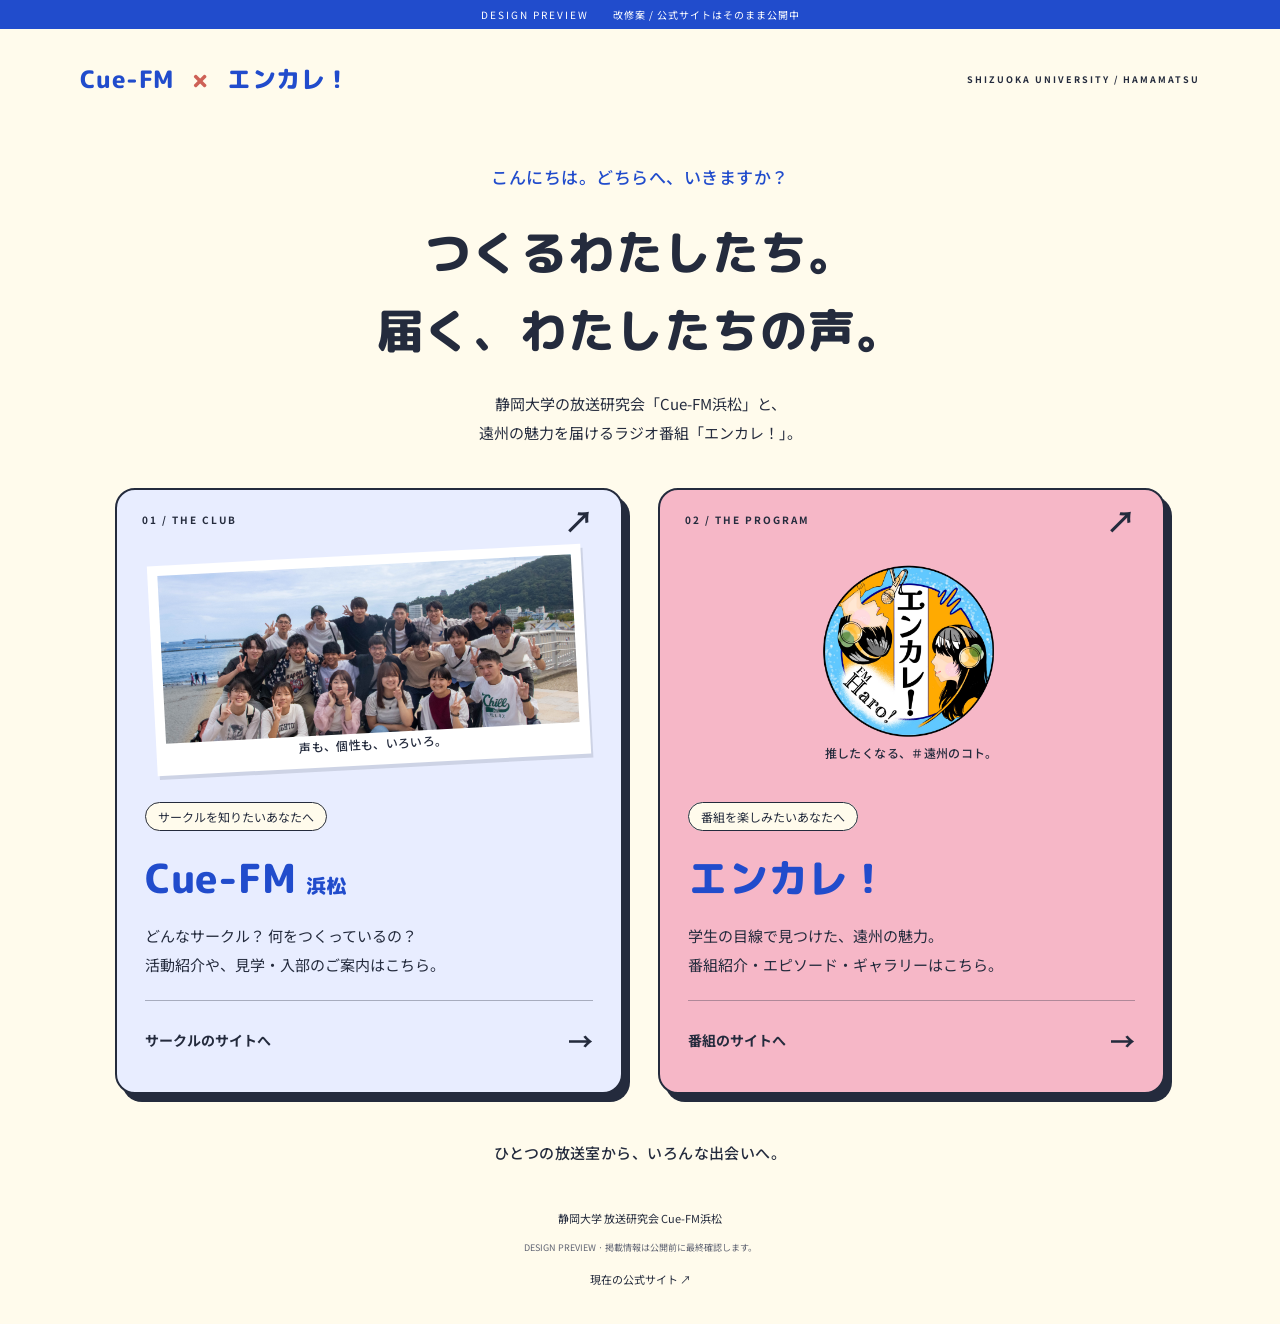
<file: index.html>
<!doctype html>
<html lang="ja">
<head>
<meta charset="utf-8"><meta name="viewport" content="width=device-width,initial-scale=1">
<meta name="robots" content="noindex,nofollow">
<title>Cue-FM & エンカレ！｜声でつながる、ふたつの入口。</title>
<meta name="description" content="静岡大学 放送研究会 Cue-FM浜松。学生の声で、遠州の魅力を届けるラジオサークル。">
<link rel="icon" href="Cue-Fm-logo.jpg">
<link rel="preconnect" href="https://fonts.googleapis.com">
<link href="https://fonts.googleapis.com/css2?family=M+PLUS+Rounded+1c:wght@500;700;800&family=Noto+Sans+JP:wght@400;500;700&display=swap" rel="stylesheet">
<link rel="stylesheet" href="style.css"><link rel="stylesheet" href="integration.css"><link rel="stylesheet" href="portal.css">
<link rel="stylesheet" href="typography.css">
</head>
<body class="portal-body"><div class="preview">DESIGN PREVIEW <span>改修案 / 公式サイトはそのまま公開中</span></div><header class="portal-header"><a href="index.html" class="portal-wordmark">Cue-FM <span>×</span> エンカレ！</a><span class="eyebrow">SHIZUOKA UNIVERSITY / HAMAMATSU</span></header><main><section class="portal-intro"><span class="hand">こんにちは。どちらへ、いきますか？</span><h1>つくるわたしたち。<br>届く、わたしたちの声。</h1><p>静岡大学の放送研究会「Cue-FM浜松」と、<br>遠州の魅力を届けるラジオ番組「エンカレ！」。</p></section><section class="portal-doors" aria-label="サイトを選ぶ"><a class="portal-door club-door" href="cue-fm.html"><div class="door-top"><span>01 / THE CLUB</span><span class="door-arrow" aria-hidden="true">↗</span></div><div class="door-art club-art"><img src="group.jpg" alt="Cue-FM浜松のメンバー"><span class="hand">声も、個性も、いろいろ。</span></div><div class="door-copy"><span class="door-tag">サークルを知りたいあなたへ</span><h2>Cue-FM<span>浜松</span></h2><p>どんなサークル？ 何をつくっているの？<br>活動紹介や、見学・入部のご案内はこちら。</p><span class="door-cta">サークルのサイトへ <b>→</b></span></div></a><a class="portal-door program-door" href="enkare.html"><div class="door-top"><span>02 / THE PROGRAM</span><span class="door-arrow" aria-hidden="true">↗</span></div><div class="door-art program-art"><img src="enkare-logo.png" alt="エンカレ！の番組ロゴ"><span class="hand">推したくなる、＃遠州のコト。</span></div><div class="door-copy"><span class="door-tag">番組を楽しみたいあなたへ</span><h2>エンカレ！</h2><p>学生の目線で見つけた、遠州の魅力。<br>番組紹介・エピソード・ギャラリーはこちら。</p><span class="door-cta">番組のサイトへ <b>→</b></span></div></a></section><p class="portal-bottom hand">ひとつの放送室から、いろんな出会いへ。</p></main><footer class="portal-footer"><p>静岡大学 放送研究会 Cue-FM浜松</p><small>DESIGN PREVIEW · 掲載情報は公開前に最終確認します。</small><a href="https://cue-fm-radio.github.io/">現在の公式サイト ↗</a></footer></body></html>
</file>
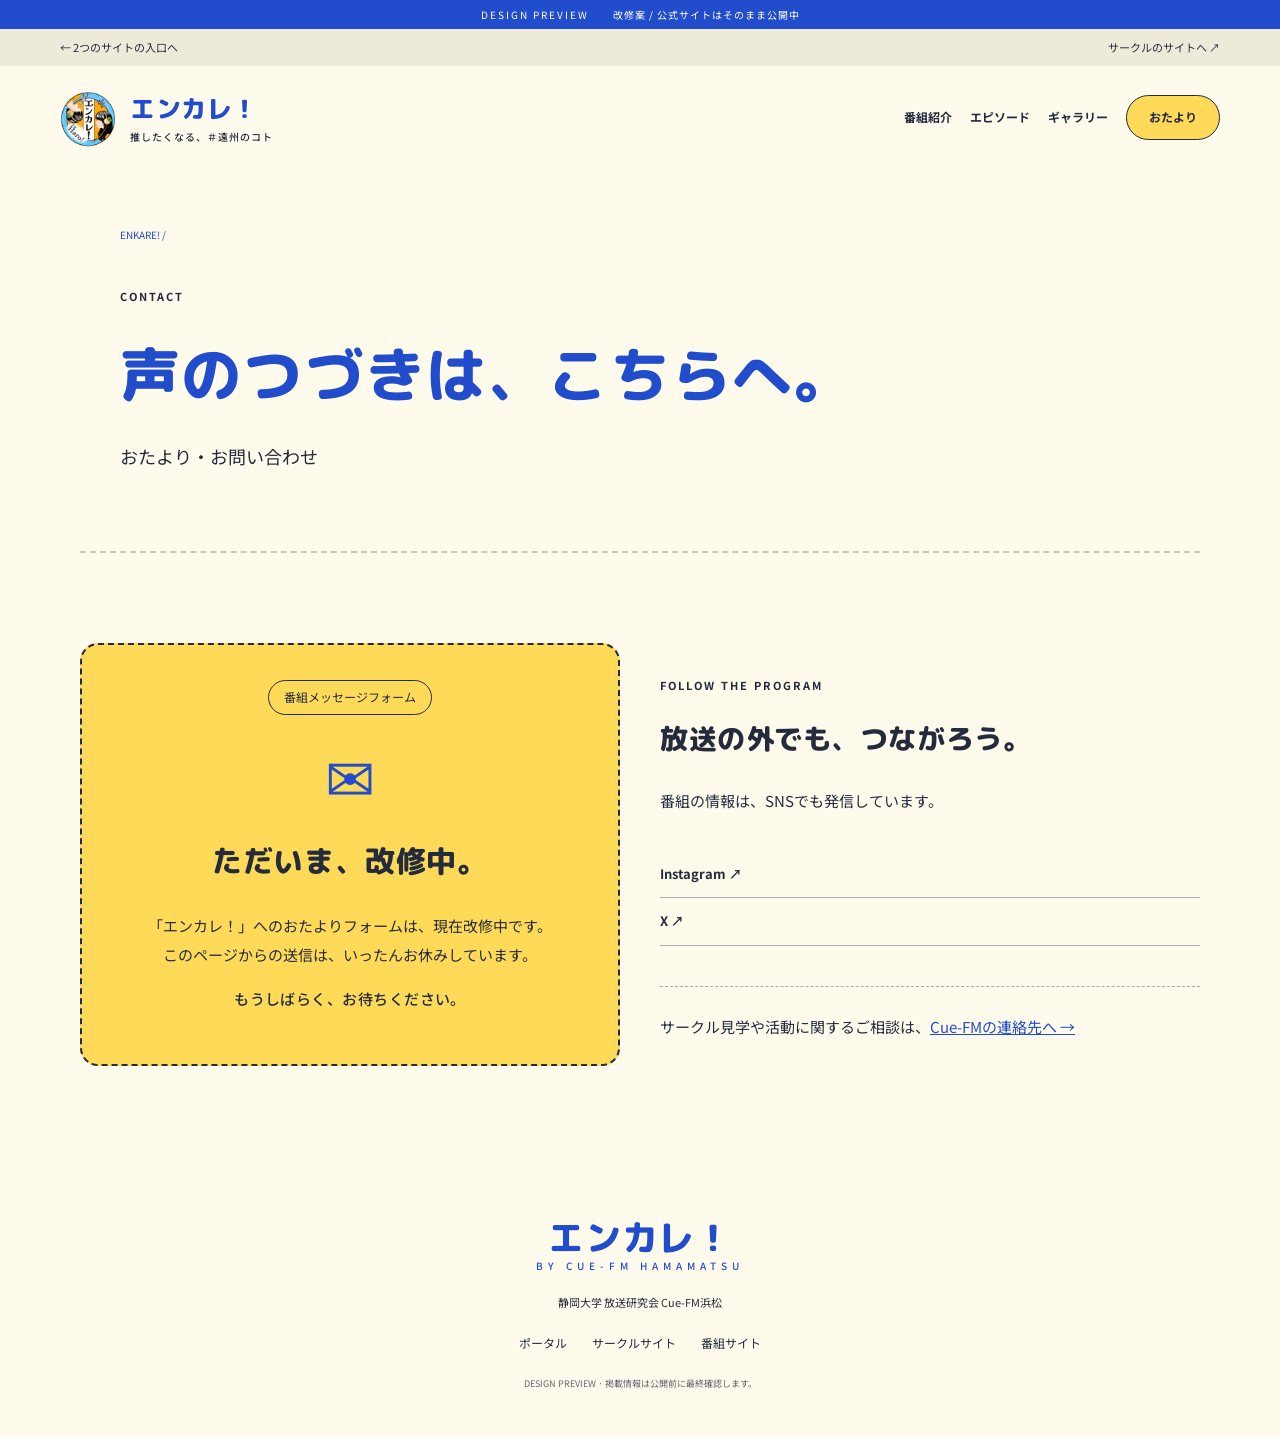
<file: contact.html>
<!doctype html>
<html lang="ja">
<head>
<meta charset="utf-8"><meta name="viewport" content="width=device-width,initial-scale=1">
<meta name="robots" content="noindex,nofollow">
<title>声のつづきは、こちらへ。｜Cue-FM浜松</title>
<meta name="description" content="静岡大学 放送研究会 Cue-FM浜松。学生の声で、遠州の魅力を届けるラジオサークル。">
<link rel="icon" href="Cue-Fm-logo.jpg">
<link rel="preconnect" href="https://fonts.googleapis.com">
<link href="https://fonts.googleapis.com/css2?family=M+PLUS+Rounded+1c:wght@500;700;800&family=Noto+Sans+JP:wght@400;500;700&display=swap" rel="stylesheet">
<link rel="stylesheet" href="style.css"><link rel="stylesheet" href="integration.css"><link rel="stylesheet" href="portal.css">
<link rel="stylesheet" href="typography.css">
</head>
<body>
<div class="preview">DESIGN PREVIEW <span>改修案 / 公式サイトはそのまま公開中</span></div>
<div class="site-switch"><a href="index.html">← 2つのサイトの入口へ</a><a href="cue-fm.html">サークルのサイトへ ↗</a></div><header><a class="brand program-brand" href="enkare.html"><img src="enkare-logo.png" alt=""><span>エンカレ！<small>推したくなる、＃遠州のコト</small></span></a><nav aria-label="番組メニュー"><a href="enkare.html">番組紹介</a><a href="episodes.html">エピソード</a><a href="gallery.html">ギャラリー</a><a href="contact.html" class="nav-join">おたより</a></nav></header>
<main><section class="page-intro"><a class="crumb" href="enkare.html">ENKARE! /</a><span class="eyebrow">CONTACT</span><h1>声のつづきは、こちらへ。</h1><p>おたより・お問い合わせ</p></section><section class="section contact-grid"><article class="maintenance"><span class="status">番組メッセージフォーム</span><span class="maintenance-icon" aria-hidden="true">✉</span><h2>ただいま、改修中。</h2><p>「エンカレ！」へのおたよりフォームは、現在改修中です。<br>このページからの送信は、いったんお休みしています。</p><p class="hand">もうしばらく、お待ちください。</p></article><article class="general-contact"><span class="eyebrow">FOLLOW THE PROGRAM</span><h2>放送の外でも、つながろう。</h2><p>番組の情報は、SNSでも発信しています。</p><div class="social-links"><a href="https://www.instagram.com/fmharo_enkare/" target="_blank" rel="noopener noreferrer">Instagram ↗</a><a href="https://x.com/enkare_radio" target="_blank" rel="noopener noreferrer">X ↗</a></div><p class="club-guidance">サークル見学や活動に関するご相談は、<a href="cue-fm.html#social">Cue-FMの連絡先へ →</a></p></article></section></main><footer><a class="footer-logo" href="enkare.html">エンカレ！<span>BY CUE-FM HAMAMATSU</span></a><p>静岡大学 放送研究会 Cue-FM浜松</p><div class="footer-nav"><a href="index.html">ポータル</a><a href="cue-fm.html">サークルサイト</a><a href="enkare.html">番組サイト</a></div><small>DESIGN PREVIEW · 掲載情報は公開前に最終確認します。</small></footer>
</body></html>
</file>
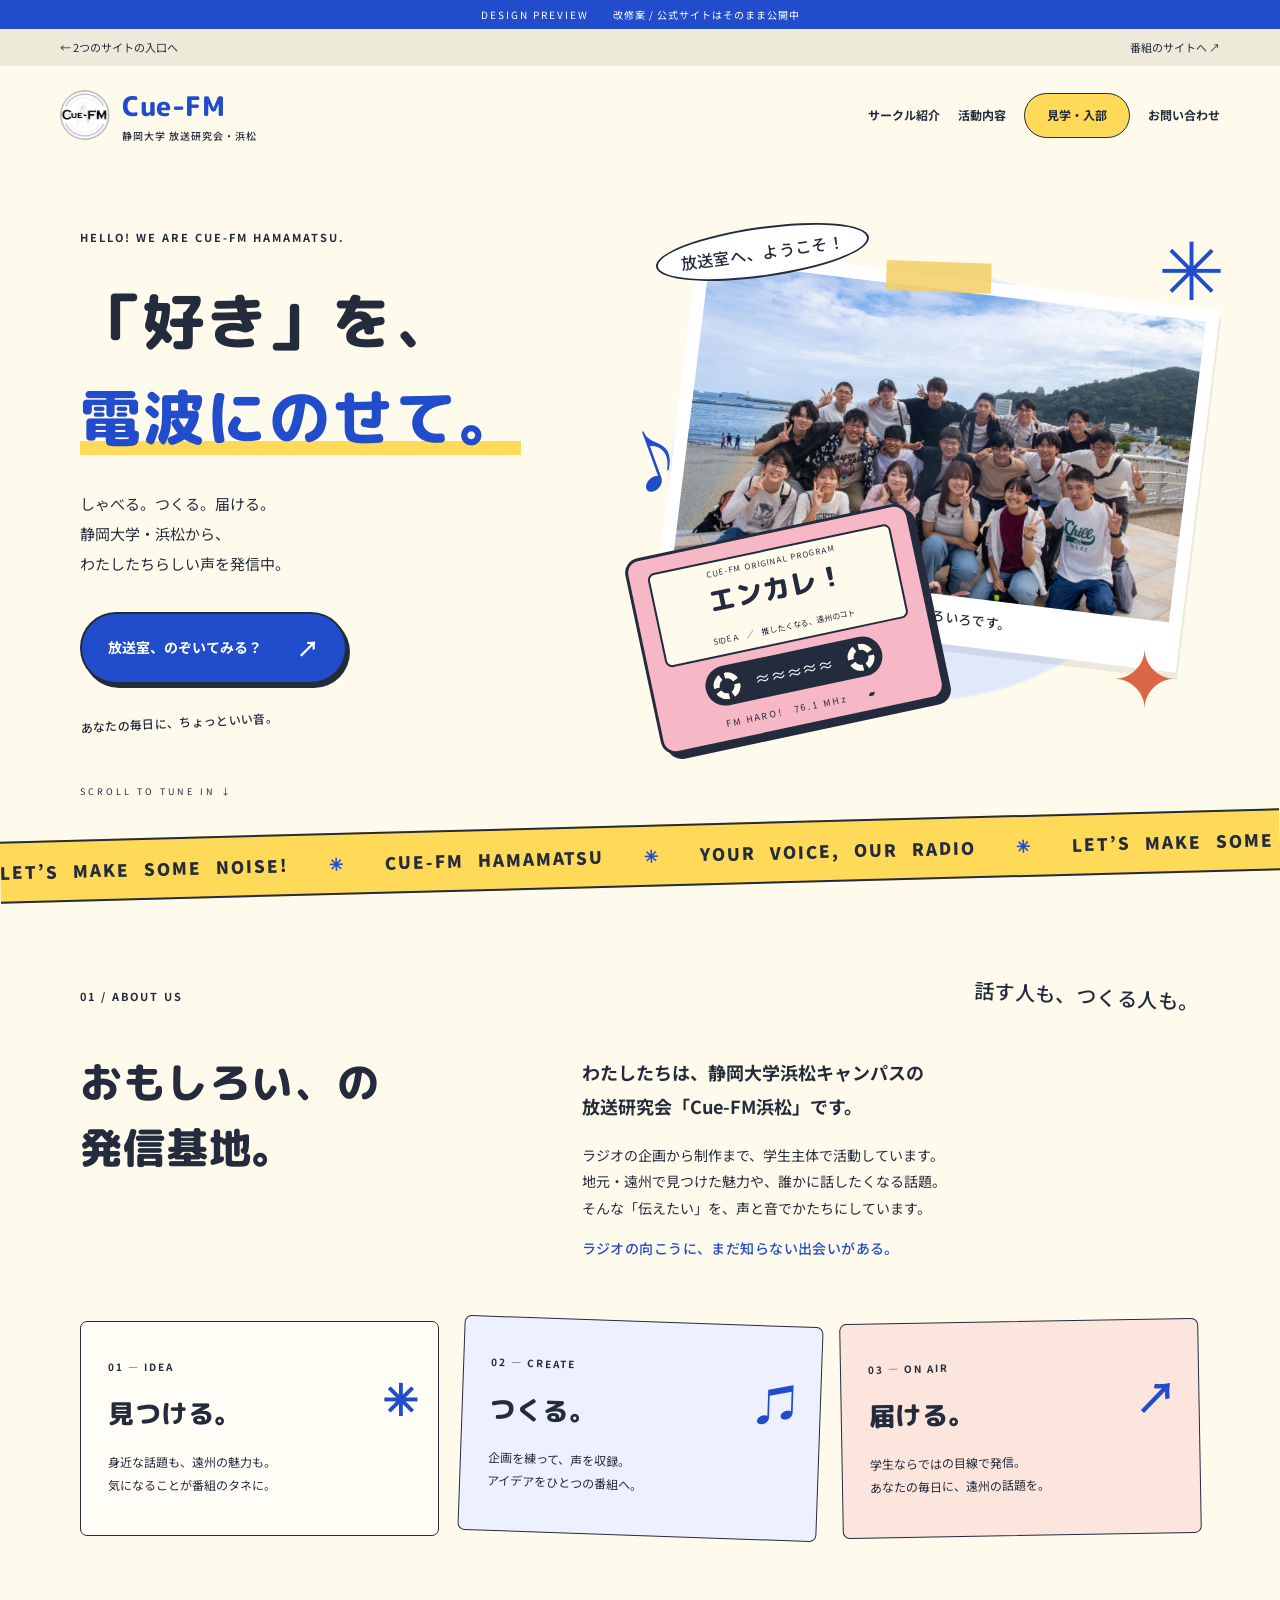
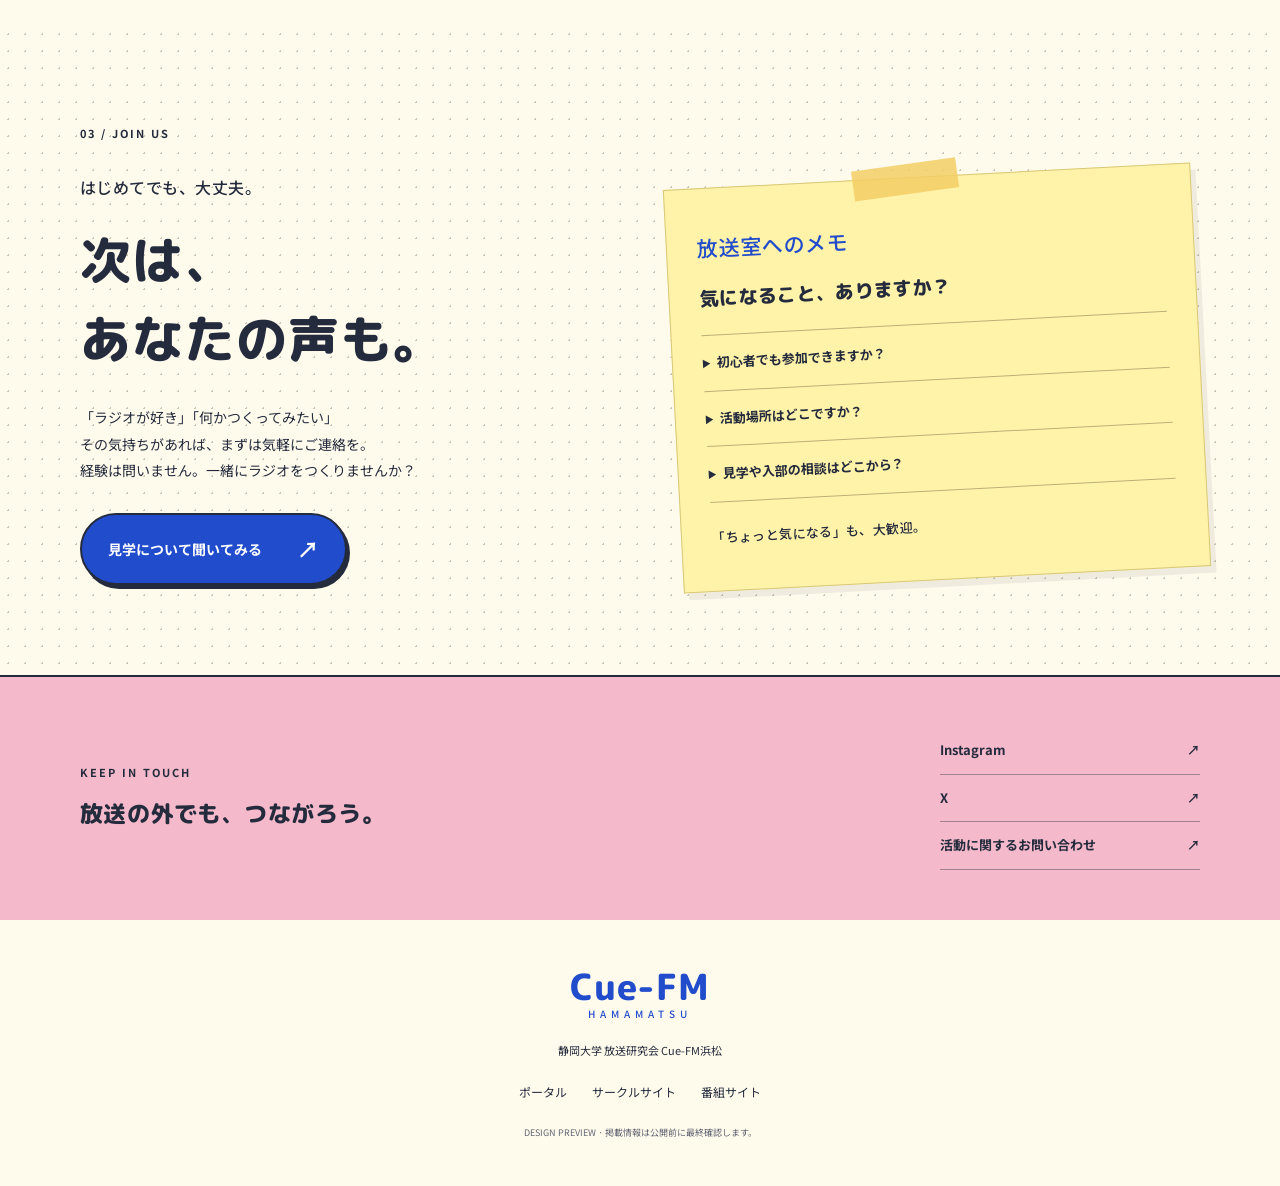
<file: cue-fm.html>
<!doctype html>
<html lang="ja">
<head>
<meta charset="utf-8"><meta name="viewport" content="width=device-width,initial-scale=1">
<meta name="robots" content="noindex,nofollow">
<title>Cue-FM浜松｜静岡大学 放送研究会</title>
<meta name="description" content="静岡大学 放送研究会 Cue-FM浜松。学生の声で、遠州の魅力を届けるラジオサークル。">
<link rel="icon" href="Cue-Fm-logo.jpg">
<link rel="preconnect" href="https://fonts.googleapis.com">
<link href="https://fonts.googleapis.com/css2?family=M+PLUS+Rounded+1c:wght@500;700;800&family=Noto+Sans+JP:wght@400;500;700&display=swap" rel="stylesheet">
<link rel="stylesheet" href="style.css"><link rel="stylesheet" href="integration.css"><link rel="stylesheet" href="portal.css">
<link rel="stylesheet" href="typography.css">
</head>
<body>
<div class="preview">DESIGN PREVIEW <span>改修案 / 公式サイトはそのまま公開中</span></div>
<div class="site-switch"><a href="index.html">← 2つのサイトの入口へ</a><a href="enkare.html">番組のサイトへ ↗</a></div><header><a class="brand" href="cue-fm.html"><img src="Cue-Fm-logo.jpg" alt=""><span>Cue-FM<small>静岡大学 放送研究会・浜松</small></span></a><nav aria-label="サークルメニュー"><a href="cue-fm.html#about">サークル紹介</a><a href="cue-fm.html#activities">活動内容</a><a href="cue-fm.html#join" class="nav-join">見学・入部</a><a href="cue-fm.html#social">お問い合わせ</a></nav></header>
<main>
<section class="hero">
<div class="hero-copy"><span class="eyebrow">HELLO! WE ARE CUE-FM HAMAMATSU.</span><h1>「好き」を、<br><span>電波にのせて。</span></h1><p>しゃべる。つくる。届ける。<br>静岡大学・浜松から、<br>わたしたちらしい声を発信中。</p><a class="button blue" href="#join">放送室、のぞいてみる？ <span>↗</span></a><span class="hand note">あなたの毎日に、ちょっといい音。</span></div>
<div class="hero-art"><span class="star star-one" aria-hidden="true">✳</span><span class="bubble hand">放送室へ、ようこそ！</span><figure class="photo"><img src="group.jpg" alt="Cue-FM浜松のメンバー集合写真"><figcaption class="hand">声も、個性も、いろいろです。</figcaption></figure><a class="cassette" href="enkare.html" aria-label="エンカレ！の番組紹介へ"><div class="tape-label"><small>CUE-FM ORIGINAL PROGRAM</small><strong>エンカレ！</strong><span>SIDE A　／　推したくなる、遠州のコト</span></div><div class="tape-window"><i></i><span>≈≈≈≈≈</span><i></i></div><span class="tape-bottom">FM HARO!　76.1 MHz　　▰</span></a><span class="star star-two" aria-hidden="true">✦</span><span class="sound hand" aria-hidden="true">♪</span></div>
<div class="scroll">SCROLL TO TUNE IN ↓</div>
</section>
<div class="ticker" aria-hidden="true">LET’S MAKE SOME NOISE! <span>✳</span> CUE-FM HAMAMATSU <span>✳</span> YOUR VOICE, OUR RADIO <span>✳</span> LET’S MAKE SOME NOISE!</div>
<section id="about" class="section about"><div class="section-top"><span class="eyebrow">01 / ABOUT US</span><span class="hand">話す人も、つくる人も。</span></div><div class="about-grid"><h2>おもしろい、の<br>発信基地。</h2><div><p class="lead">わたしたちは、静岡大学浜松キャンパスの<br>放送研究会「Cue-FM浜松」です。</p><p>ラジオの企画から制作まで、学生主体で活動しています。<br>地元・遠州で見つけた魅力や、誰かに話したくなる話題。<br>そんな「伝えたい」を、声と音でかたちにしています。</p><p class="hand blue-text">ラジオの向こうに、まだ知らない出会いがある。</p></div></div><div class="steps" id="activities"><article><span>01 — IDEA</span><h3>見つける。</h3><p>身近な話題も、遠州の魅力も。<br>気になることが番組のタネに。</p><b aria-hidden="true">✳</b></article><article><span>02 — CREATE</span><h3>つくる。</h3><p>企画を練って、声を収録。<br>アイデアをひとつの番組へ。</p><b aria-hidden="true">♫</b></article><article><span>03 — ON AIR</span><h3>届ける。</h3><p>学生ならではの目線で発信。<br>あなたの毎日に、遠州の話題を。</p><b aria-hidden="true">↗</b></article></div></section>
<section id="join" class="section join"><span class="eyebrow">03 / JOIN US</span><div class="join-grid"><div><span class="hand">はじめてでも、大丈夫。</span><h2>次は、<br>あなたの声も。</h2><p>「ラジオが好き」「何かつくってみたい」<br>その気持ちがあれば、まずは気軽にご連絡を。<br>経験は問いません。一緒にラジオをつくりませんか？</p><a class="button blue" href="mailto:enkare.radio@gmail.com?subject=Cue-FM浜松の見学について">見学について聞いてみる <span>↗</span></a></div><div class="memo"><span class="hand">放送室へのメモ</span><h3>気になること、ありますか？</h3><details><summary>初心者でも参加できますか？</summary><p>経験は問いません。少しでも興味があれば、お気軽にご連絡ください。</p></details><details><summary>活動場所はどこですか？</summary><p>静岡大学 浜松キャンパスの課外活動棟です。見学の日時・集合場所は、事前にお問い合わせください。</p></details><details><summary>見学や入部の相談はどこから？</summary><p>メール、またはInstagram・XのDMでご連絡ください。活動日や会費などの質問も、こちらからどうぞ。</p></details><span class="memo-foot hand">「ちょっと気になる」も、大歓迎。</span></div></div></section>
<section id="social" class="social section"><div><span class="eyebrow">KEEP IN TOUCH</span><h2>放送の外でも、つながろう。</h2></div><div class="social-links"><a href="https://www.instagram.com/fmharo_enkare/" target="_blank" rel="noopener noreferrer">Instagram <span>↗</span></a><a href="https://x.com/enkare_radio" target="_blank" rel="noopener noreferrer">X <span>↗</span></a><a href="mailto:enkare.radio@gmail.com">活動に関するお問い合わせ <span>↗</span></a></div></section>
</main><footer><a class="footer-logo" href="cue-fm.html">Cue-FM<span>HAMAMATSU</span></a><p>静岡大学 放送研究会 Cue-FM浜松</p><div class="footer-nav"><a href="index.html">ポータル</a><a href="cue-fm.html">サークルサイト</a><a href="enkare.html">番組サイト</a></div><small>DESIGN PREVIEW · 掲載情報は公開前に最終確認します。</small></footer>
</body></html>
</file>
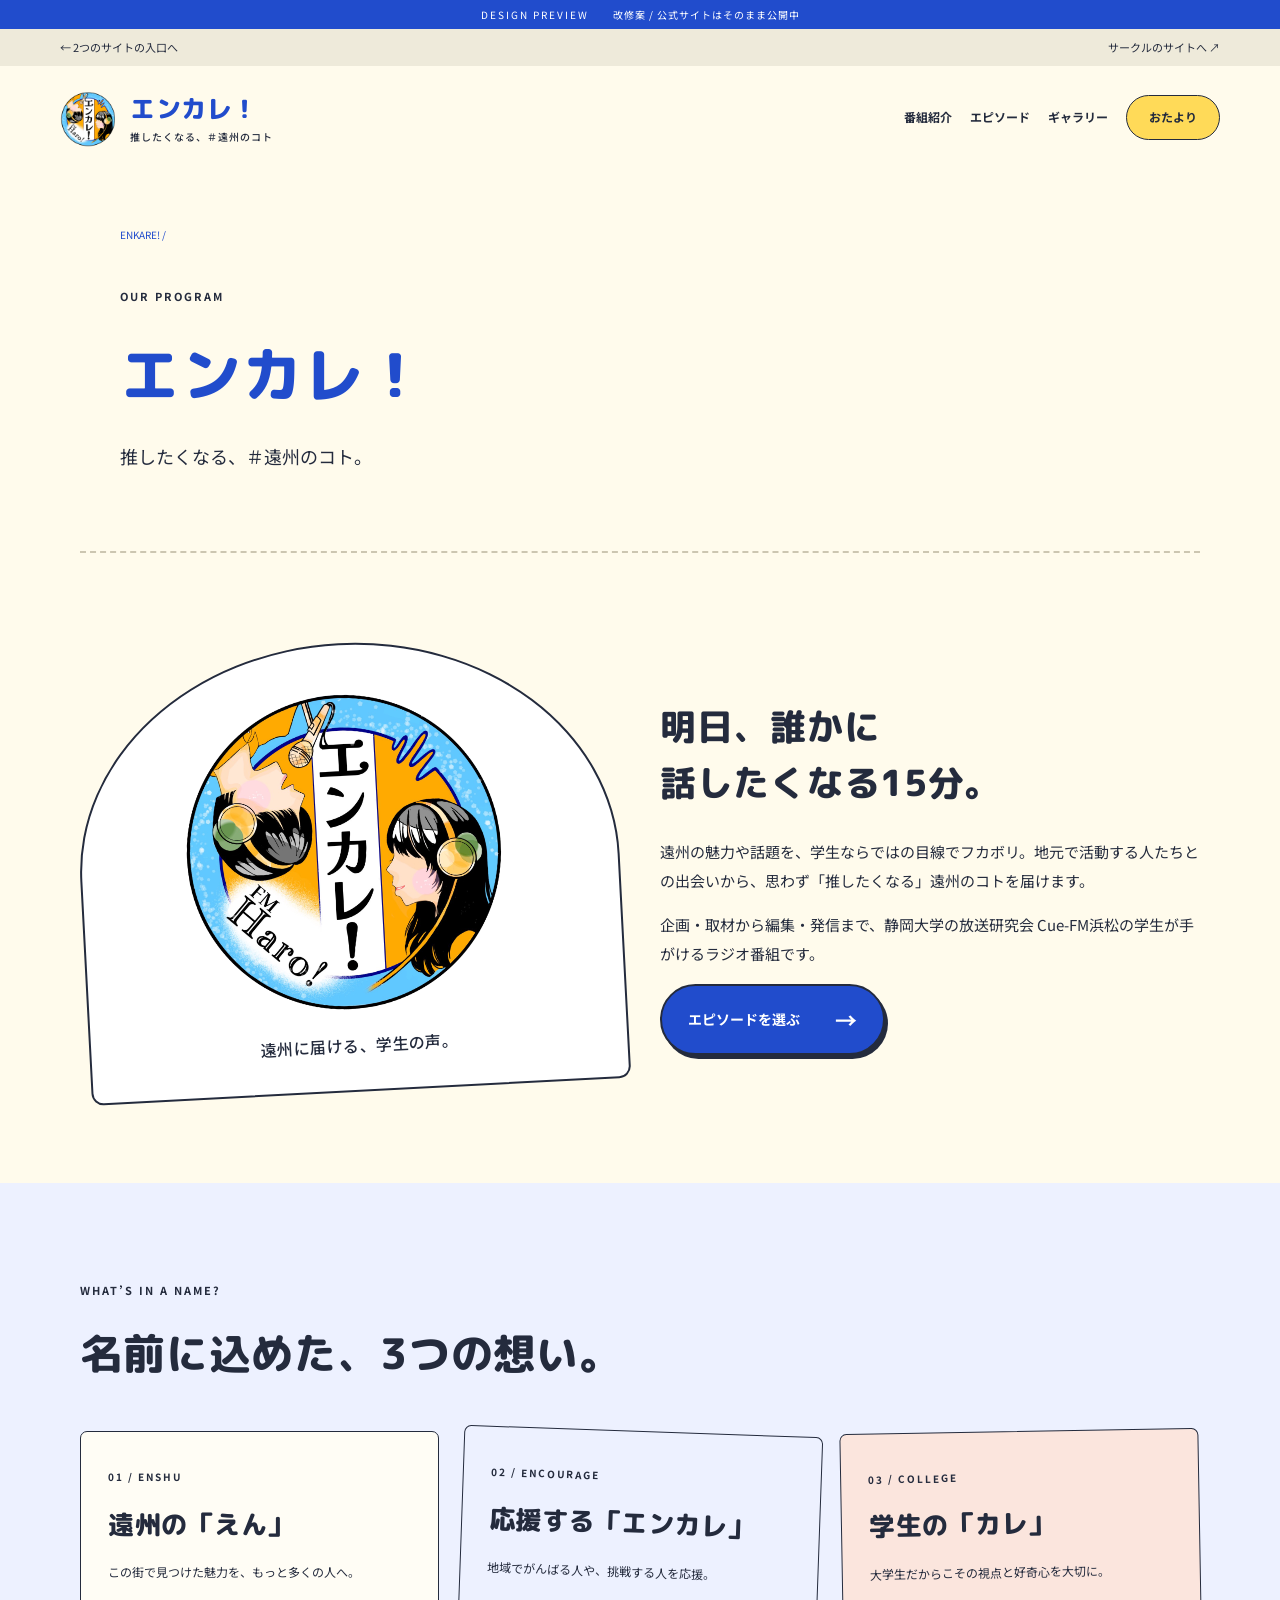
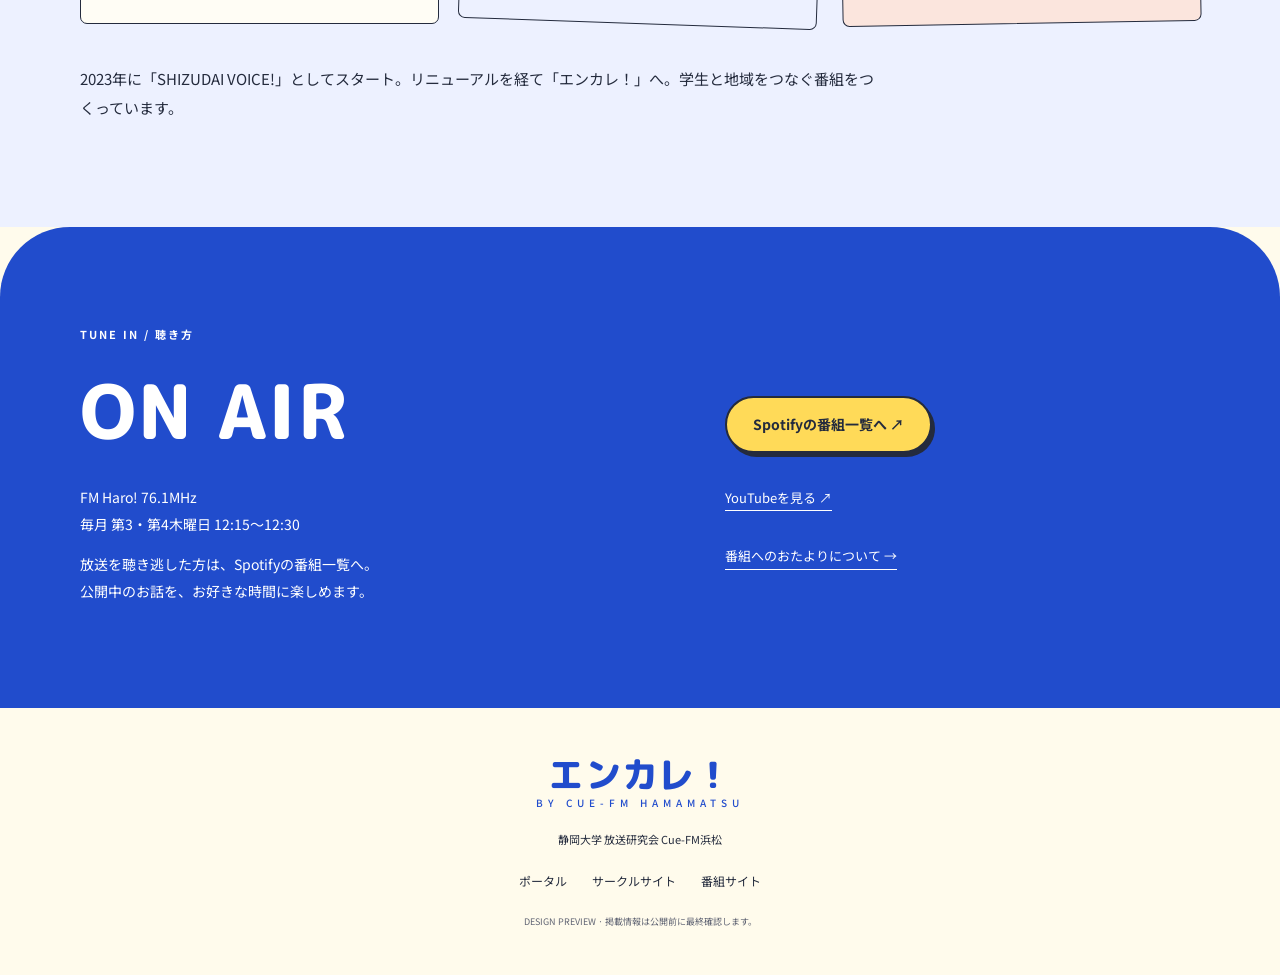
<file: enkare.html>
<!doctype html>
<html lang="ja">
<head>
<meta charset="utf-8"><meta name="viewport" content="width=device-width,initial-scale=1">
<meta name="robots" content="noindex,nofollow">
<title>エンカレ！｜Cue-FM浜松</title>
<meta name="description" content="静岡大学 放送研究会 Cue-FM浜松。学生の声で、遠州の魅力を届けるラジオサークル。">
<link rel="icon" href="Cue-Fm-logo.jpg">
<link rel="preconnect" href="https://fonts.googleapis.com">
<link href="https://fonts.googleapis.com/css2?family=M+PLUS+Rounded+1c:wght@500;700;800&family=Noto+Sans+JP:wght@400;500;700&display=swap" rel="stylesheet">
<link rel="stylesheet" href="style.css"><link rel="stylesheet" href="integration.css"><link rel="stylesheet" href="portal.css">
<link rel="stylesheet" href="typography.css">
</head>
<body>
<div class="preview">DESIGN PREVIEW <span>改修案 / 公式サイトはそのまま公開中</span></div>
<div class="site-switch"><a href="index.html">← 2つのサイトの入口へ</a><a href="cue-fm.html">サークルのサイトへ ↗</a></div><header><a class="brand program-brand" href="enkare.html"><img src="enkare-logo.png" alt=""><span>エンカレ！<small>推したくなる、＃遠州のコト</small></span></a><nav aria-label="番組メニュー"><a href="enkare.html">番組紹介</a><a href="episodes.html">エピソード</a><a href="gallery.html">ギャラリー</a><a href="contact.html" class="nav-join">おたより</a></nav></header>
<main><section class="page-intro"><a class="crumb" href="enkare.html">ENKARE! /</a><span class="eyebrow">OUR PROGRAM</span><h1>エンカレ！</h1><p>推したくなる、＃遠州のコト。</p></section><section class="section program-story"><div class="program-logo"><img src="enkare-logo.png" alt="エンカレ！ 番組ロゴ"><span class="hand">遠州に届ける、学生の声。</span></div><div><h2>明日、誰かに<br>話したくなる15分。</h2><p>遠州の魅力や話題を、学生ならではの目線でフカボリ。地元で活動する人たちとの出会いから、思わず「推したくなる」遠州のコトを届けます。</p><p>企画・取材から編集・発信まで、静岡大学の放送研究会 Cue-FM浜松の学生が手がけるラジオ番組です。</p><a class="button blue" href="episodes.html">エピソードを選ぶ <span>→</span></a></div></section><section class="section naming"><span class="eyebrow">WHAT’S IN A NAME?</span><h2>名前に込めた、3つの想い。</h2><div class="steps"><article><span>01 / ENSHU</span><h3>遠州の「えん」</h3><p>この街で見つけた魅力を、もっと多くの人へ。</p></article><article><span>02 / ENCOURAGE</span><h3>応援する「エンカレ」</h3><p>地域でがんばる人や、挑戦する人を応援。</p></article><article><span>03 / COLLEGE</span><h3>学生の「カレ」</h3><p>大学生だからこその視点と好奇心を大切に。</p></article></div><p class="history">2023年に「SHIZUDAI VOICE!」としてスタート。リニューアルを経て「エンカレ！」へ。学生と地域をつなぐ番組をつくっています。</p></section><section class="radio section"><span class="eyebrow">TUNE IN / 聴き方</span><div class="radio-grid"><div><h2>ON AIR</h2><p>FM Haro! 76.1MHz<br>毎月 第3・第4木曜日 12:15〜12:30</p><p>放送を聴き逃した方は、Spotifyの番組一覧へ。<br>公開中のお話を、お好きな時間に楽しめます。</p></div><div class="listen-links"><a class="button yellow" href="https://open.spotify.com/show/0jukSDatX4ZznOLE8XMoty" target="_blank" rel="noopener noreferrer">Spotifyの番組一覧へ ↗</a><a class="text-link" href="https://www.youtube.com/@enkare-radio" target="_blank" rel="noopener noreferrer">YouTubeを見る ↗</a><a class="text-link" href="contact.html">番組へのおたよりについて →</a></div></div></section></main><footer><a class="footer-logo" href="enkare.html">エンカレ！<span>BY CUE-FM HAMAMATSU</span></a><p>静岡大学 放送研究会 Cue-FM浜松</p><div class="footer-nav"><a href="index.html">ポータル</a><a href="cue-fm.html">サークルサイト</a><a href="enkare.html">番組サイト</a></div><small>DESIGN PREVIEW · 掲載情報は公開前に最終確認します。</small></footer>
</body></html>
</file>
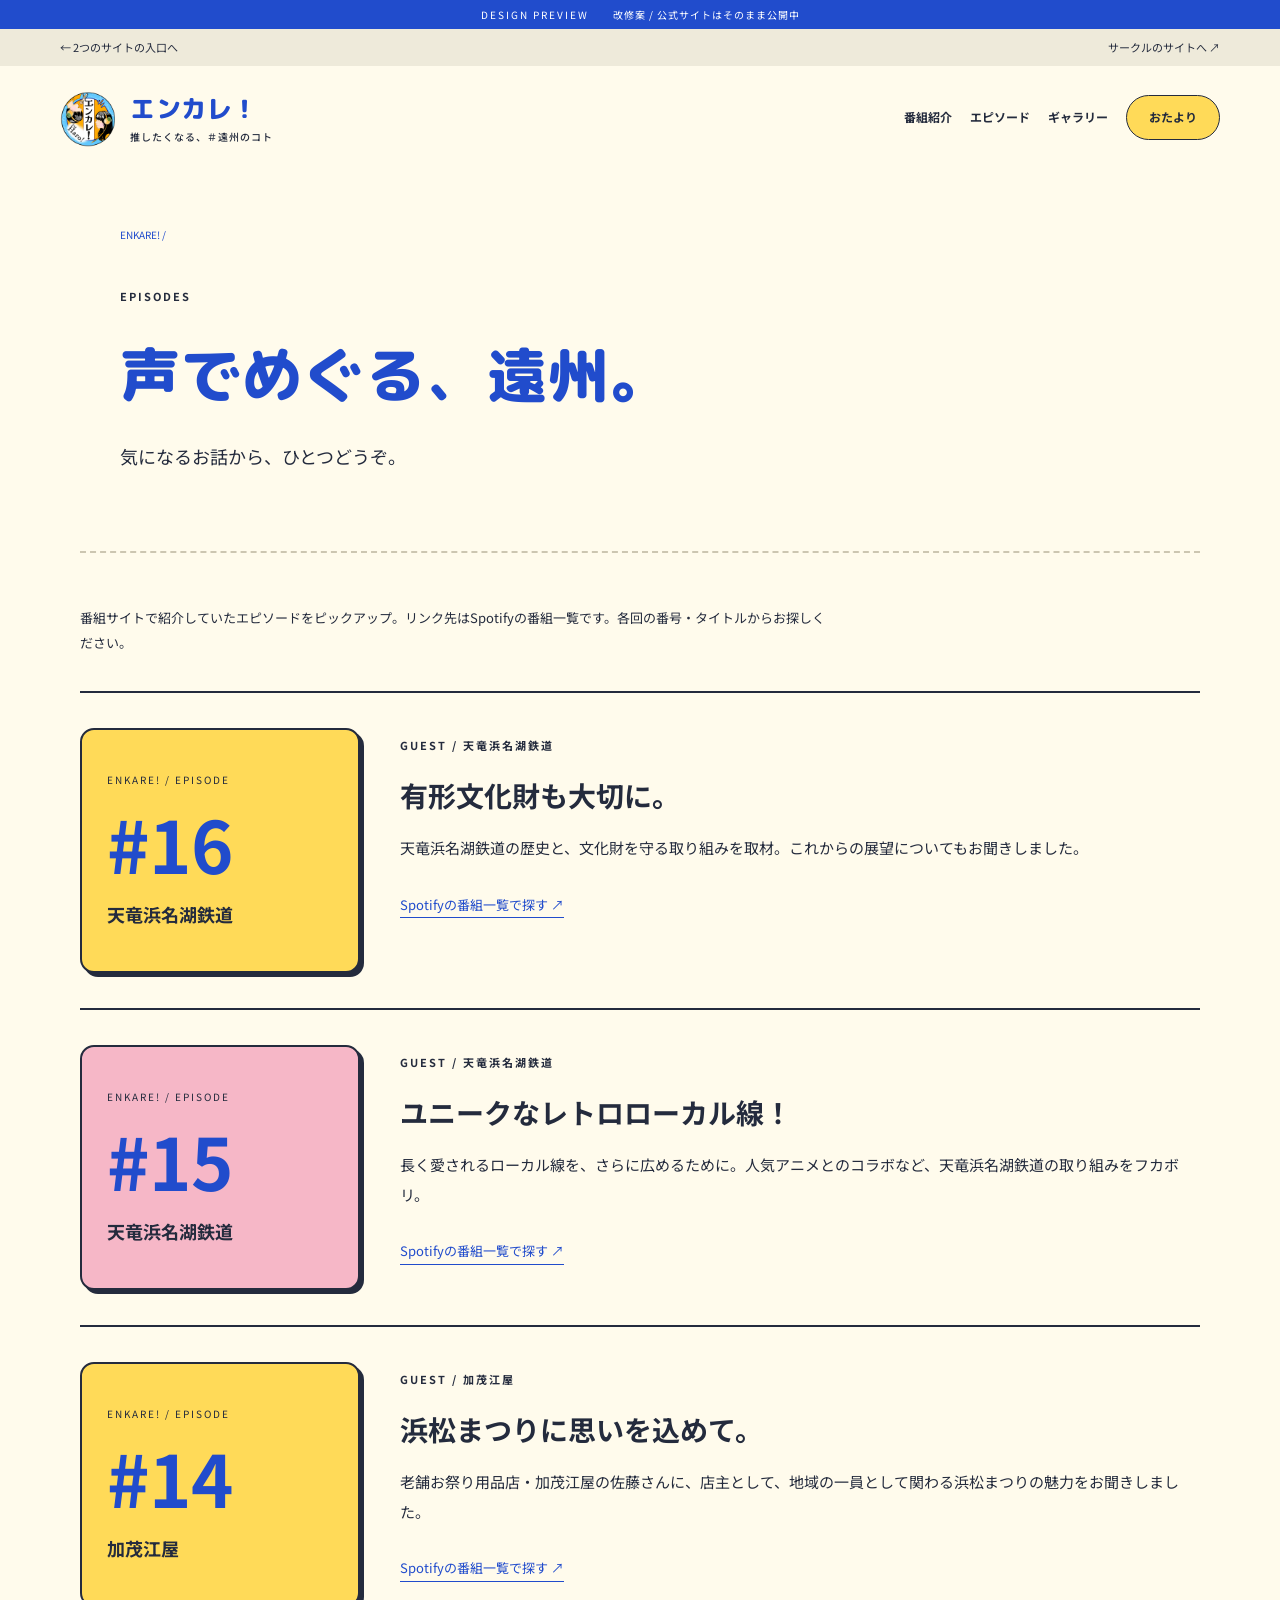
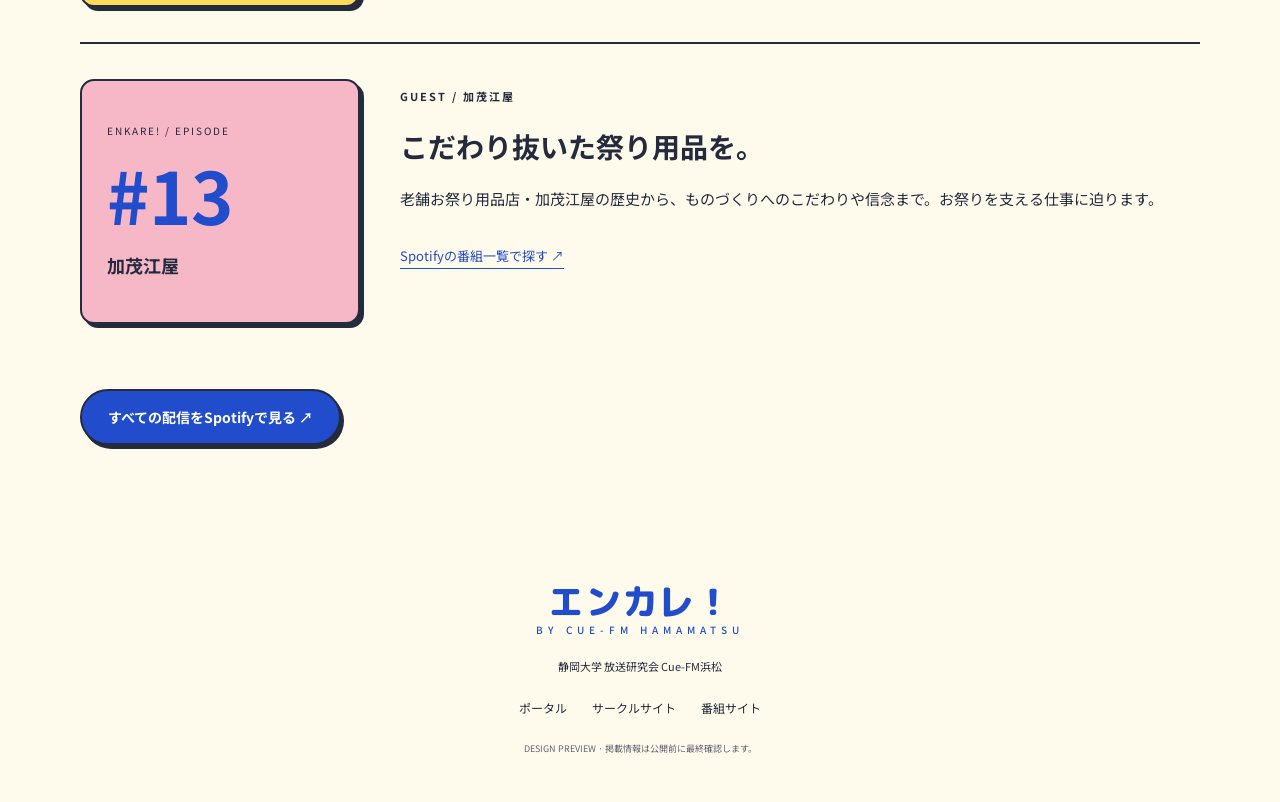
<file: episodes.html>
<!doctype html>
<html lang="ja">
<head>
<meta charset="utf-8"><meta name="viewport" content="width=device-width,initial-scale=1">
<meta name="robots" content="noindex,nofollow">
<title>声でめぐる、遠州。｜Cue-FM浜松</title>
<meta name="description" content="静岡大学 放送研究会 Cue-FM浜松。学生の声で、遠州の魅力を届けるラジオサークル。">
<link rel="icon" href="Cue-Fm-logo.jpg">
<link rel="preconnect" href="https://fonts.googleapis.com">
<link href="https://fonts.googleapis.com/css2?family=M+PLUS+Rounded+1c:wght@500;700;800&family=Noto+Sans+JP:wght@400;500;700&display=swap" rel="stylesheet">
<link rel="stylesheet" href="style.css"><link rel="stylesheet" href="integration.css"><link rel="stylesheet" href="portal.css">
<link rel="stylesheet" href="typography.css">
</head>
<body>
<div class="preview">DESIGN PREVIEW <span>改修案 / 公式サイトはそのまま公開中</span></div>
<div class="site-switch"><a href="index.html">← 2つのサイトの入口へ</a><a href="cue-fm.html">サークルのサイトへ ↗</a></div><header><a class="brand program-brand" href="enkare.html"><img src="enkare-logo.png" alt=""><span>エンカレ！<small>推したくなる、＃遠州のコト</small></span></a><nav aria-label="番組メニュー"><a href="enkare.html">番組紹介</a><a href="episodes.html">エピソード</a><a href="gallery.html">ギャラリー</a><a href="contact.html" class="nav-join">おたより</a></nav></header>
<main><section class="page-intro"><a class="crumb" href="enkare.html">ENKARE! /</a><span class="eyebrow">EPISODES</span><h1>声でめぐる、遠州。</h1><p>気になるお話から、ひとつどうぞ。</p></section><section class="section episode-list"><p class="list-note">番組サイトで紹介していたエピソードをピックアップ。リンク先はSpotifyの番組一覧です。各回の番号・タイトルからお探しください。</p><article class="episode"><div class="episode-art"><span>ENKARE! / EPISODE</span><strong>#16</strong><b>天竜浜名湖鉄道</b></div><div class="episode-copy"><span class="eyebrow">GUEST / 天竜浜名湖鉄道</span><h2>有形文化財も大切に。</h2><p>天竜浜名湖鉄道の歴史と、文化財を守る取り組みを取材。これからの展望についてもお聞きしました。</p><a class="text-link" href="https://open.spotify.com/show/0jukSDatX4ZznOLE8XMoty" target="_blank" rel="noopener noreferrer">Spotifyの番組一覧で探す ↗</a></div></article><article class="episode"><div class="episode-art"><span>ENKARE! / EPISODE</span><strong>#15</strong><b>天竜浜名湖鉄道</b></div><div class="episode-copy"><span class="eyebrow">GUEST / 天竜浜名湖鉄道</span><h2>ユニークなレトロローカル線！</h2><p>長く愛されるローカル線を、さらに広めるために。人気アニメとのコラボなど、天竜浜名湖鉄道の取り組みをフカボリ。</p><a class="text-link" href="https://open.spotify.com/show/0jukSDatX4ZznOLE8XMoty" target="_blank" rel="noopener noreferrer">Spotifyの番組一覧で探す ↗</a></div></article><article class="episode"><div class="episode-art"><span>ENKARE! / EPISODE</span><strong>#14</strong><b>加茂江屋</b></div><div class="episode-copy"><span class="eyebrow">GUEST / 加茂江屋</span><h2>浜松まつりに思いを込めて。</h2><p>老舗お祭り用品店・加茂江屋の佐藤さんに、店主として、地域の一員として関わる浜松まつりの魅力をお聞きしました。</p><a class="text-link" href="https://open.spotify.com/show/0jukSDatX4ZznOLE8XMoty" target="_blank" rel="noopener noreferrer">Spotifyの番組一覧で探す ↗</a></div></article><article class="episode"><div class="episode-art"><span>ENKARE! / EPISODE</span><strong>#13</strong><b>加茂江屋</b></div><div class="episode-copy"><span class="eyebrow">GUEST / 加茂江屋</span><h2>こだわり抜いた祭り用品を。</h2><p>老舗お祭り用品店・加茂江屋の歴史から、ものづくりへのこだわりや信念まで。お祭りを支える仕事に迫ります。</p><a class="text-link" href="https://open.spotify.com/show/0jukSDatX4ZznOLE8XMoty" target="_blank" rel="noopener noreferrer">Spotifyの番組一覧で探す ↗</a></div></article><a class="button blue" href="https://open.spotify.com/show/0jukSDatX4ZznOLE8XMoty" target="_blank" rel="noopener noreferrer">すべての配信をSpotifyで見る ↗</a></section></main><footer><a class="footer-logo" href="enkare.html">エンカレ！<span>BY CUE-FM HAMAMATSU</span></a><p>静岡大学 放送研究会 Cue-FM浜松</p><div class="footer-nav"><a href="index.html">ポータル</a><a href="cue-fm.html">サークルサイト</a><a href="enkare.html">番組サイト</a></div><small>DESIGN PREVIEW · 掲載情報は公開前に最終確認します。</small></footer>
</body></html>
</file>
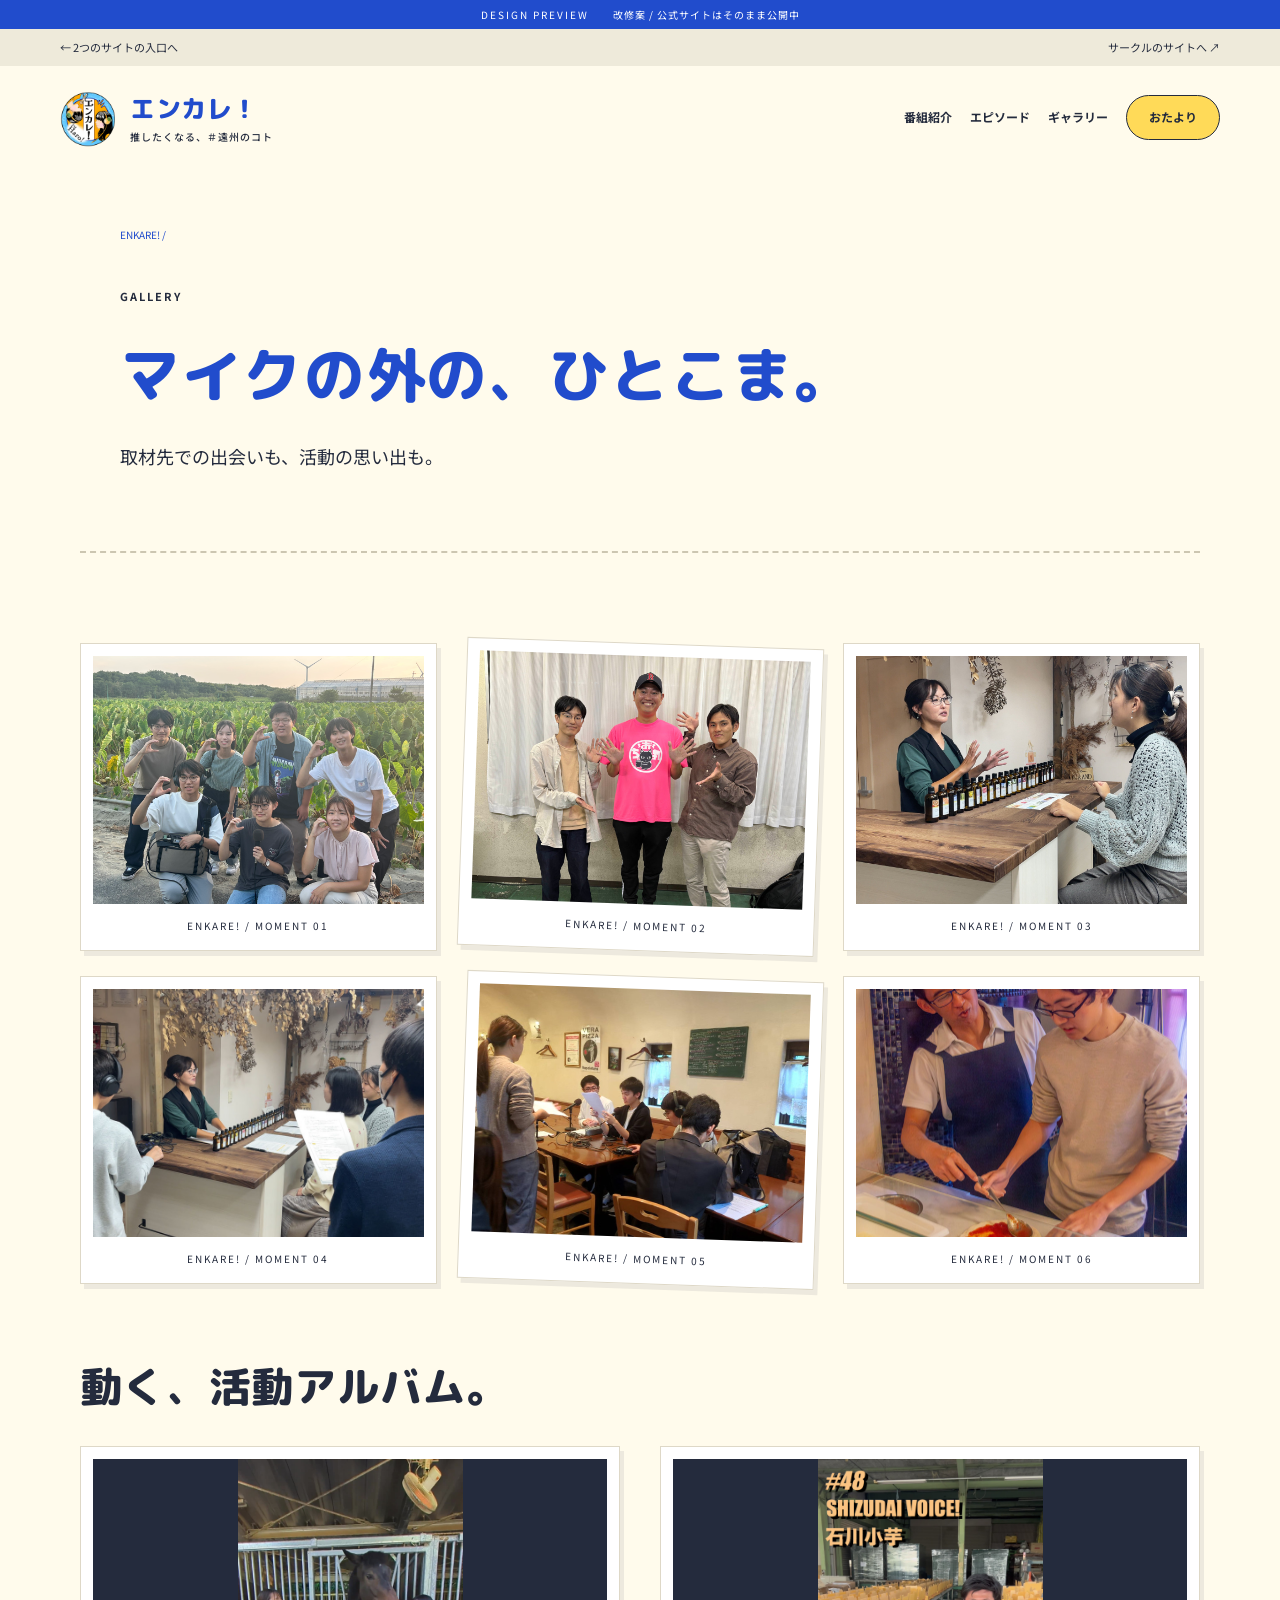
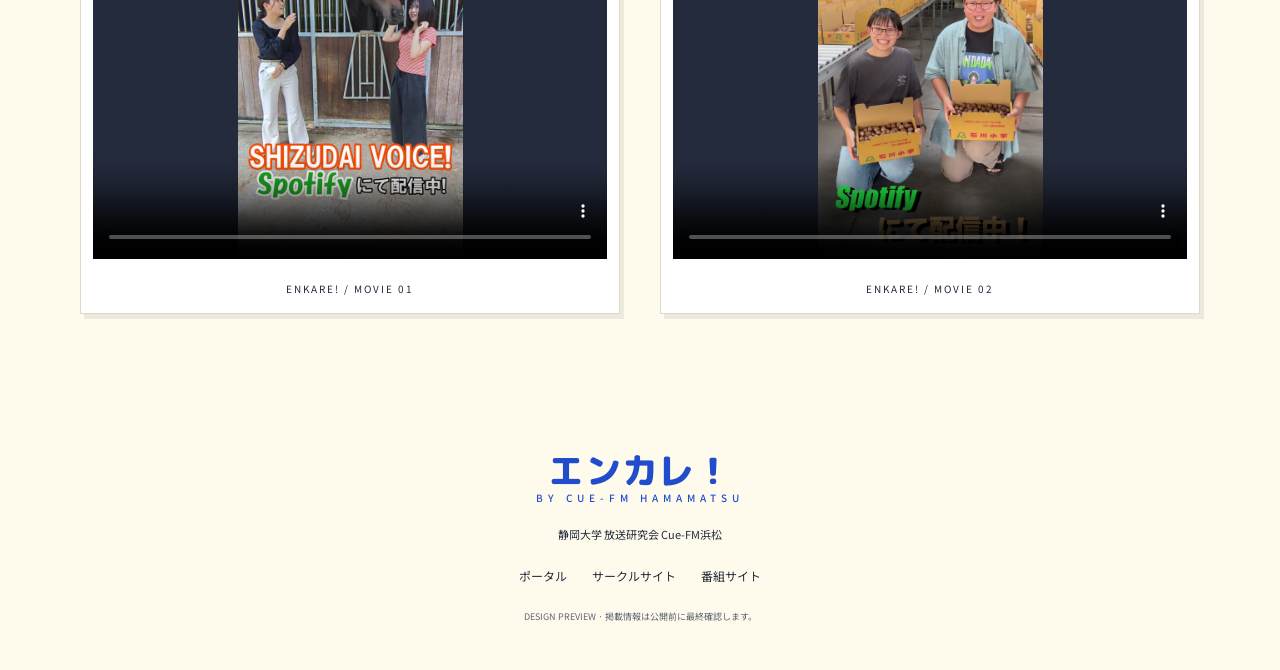
<file: gallery.html>
<!doctype html>
<html lang="ja">
<head>
<meta charset="utf-8"><meta name="viewport" content="width=device-width,initial-scale=1">
<meta name="robots" content="noindex,nofollow">
<title>マイクの外の、ひとこま。｜Cue-FM浜松</title>
<meta name="description" content="静岡大学 放送研究会 Cue-FM浜松。学生の声で、遠州の魅力を届けるラジオサークル。">
<link rel="icon" href="Cue-Fm-logo.jpg">
<link rel="preconnect" href="https://fonts.googleapis.com">
<link href="https://fonts.googleapis.com/css2?family=M+PLUS+Rounded+1c:wght@500;700;800&family=Noto+Sans+JP:wght@400;500;700&display=swap" rel="stylesheet">
<link rel="stylesheet" href="style.css"><link rel="stylesheet" href="integration.css"><link rel="stylesheet" href="portal.css">
<link rel="stylesheet" href="typography.css">
</head>
<body>
<div class="preview">DESIGN PREVIEW <span>改修案 / 公式サイトはそのまま公開中</span></div>
<div class="site-switch"><a href="index.html">← 2つのサイトの入口へ</a><a href="cue-fm.html">サークルのサイトへ ↗</a></div><header><a class="brand program-brand" href="enkare.html"><img src="enkare-logo.png" alt=""><span>エンカレ！<small>推したくなる、＃遠州のコト</small></span></a><nav aria-label="番組メニュー"><a href="enkare.html">番組紹介</a><a href="episodes.html">エピソード</a><a href="gallery.html">ギャラリー</a><a href="contact.html" class="nav-join">おたより</a></nav></header>
<main><section class="page-intro"><a class="crumb" href="enkare.html">ENKARE! /</a><span class="eyebrow">GALLERY</span><h1>マイクの外の、ひとこま。</h1><p>取材先での出会いも、活動の思い出も。</p></section><section class="section gallery-section"><div class="gallery-grid"><figure><a href="gallery-1.png" target="_blank" rel="noopener noreferrer" aria-label="活動写真 1 を大きく見る（新しいタブ）"><img src="gallery-1.png" alt="エンカレ！の活動記録 1" loading="lazy" width="1200" height="900"></a><figcaption>ENKARE! / MOMENT 01</figcaption></figure><figure><a href="gallery-2.jpg" target="_blank" rel="noopener noreferrer" aria-label="活動写真 2 を大きく見る（新しいタブ）"><img src="gallery-2.jpg" alt="エンカレ！の活動記録 2" loading="lazy" width="1200" height="900"></a><figcaption>ENKARE! / MOMENT 02</figcaption></figure><figure><a href="gallery-3.jpg" target="_blank" rel="noopener noreferrer" aria-label="活動写真 3 を大きく見る（新しいタブ）"><img src="gallery-3.jpg" alt="エンカレ！の活動記録 3" loading="lazy" width="1200" height="900"></a><figcaption>ENKARE! / MOMENT 03</figcaption></figure><figure><a href="gallery-4.jpg" target="_blank" rel="noopener noreferrer" aria-label="活動写真 4 を大きく見る（新しいタブ）"><img src="gallery-4.jpg" alt="エンカレ！の活動記録 4" loading="lazy" width="1200" height="900"></a><figcaption>ENKARE! / MOMENT 04</figcaption></figure><figure><a href="gallery-5.jpg" target="_blank" rel="noopener noreferrer" aria-label="活動写真 5 を大きく見る（新しいタブ）"><img src="gallery-5.jpg" alt="エンカレ！の活動記録 5" loading="lazy" width="1200" height="900"></a><figcaption>ENKARE! / MOMENT 05</figcaption></figure><figure><a href="gallery-6.jpg" target="_blank" rel="noopener noreferrer" aria-label="活動写真 6 を大きく見る（新しいタブ）"><img src="gallery-6.jpg" alt="エンカレ！の活動記録 6" loading="lazy" width="1200" height="900"></a><figcaption>ENKARE! / MOMENT 06</figcaption></figure></div><h2>動く、活動アルバム。</h2><div class="video-grid"><figure><video controls preload="none" playsinline poster="gallery-poster-1.jpg" aria-label="エンカレ！活動動画 1"><source src="gallery-video-1.mp4" type="video/mp4">動画を再生できない場合は<a href="gallery-video-1.mp4">こちら</a>。</video><figcaption>ENKARE! / MOVIE 01</figcaption></figure><figure><video controls preload="none" playsinline poster="gallery-poster-2.jpg" aria-label="エンカレ！活動動画 2"><source src="gallery-video-2.mp4" type="video/mp4">動画を再生できない場合は<a href="gallery-video-2.mp4">こちら</a>。</video><figcaption>ENKARE! / MOVIE 02</figcaption></figure></div></section></main><footer><a class="footer-logo" href="enkare.html">エンカレ！<span>BY CUE-FM HAMAMATSU</span></a><p>静岡大学 放送研究会 Cue-FM浜松</p><div class="footer-nav"><a href="index.html">ポータル</a><a href="cue-fm.html">サークルサイト</a><a href="enkare.html">番組サイト</a></div><small>DESIGN PREVIEW · 掲載情報は公開前に最終確認します。</small></footer>
</body></html>
</file>
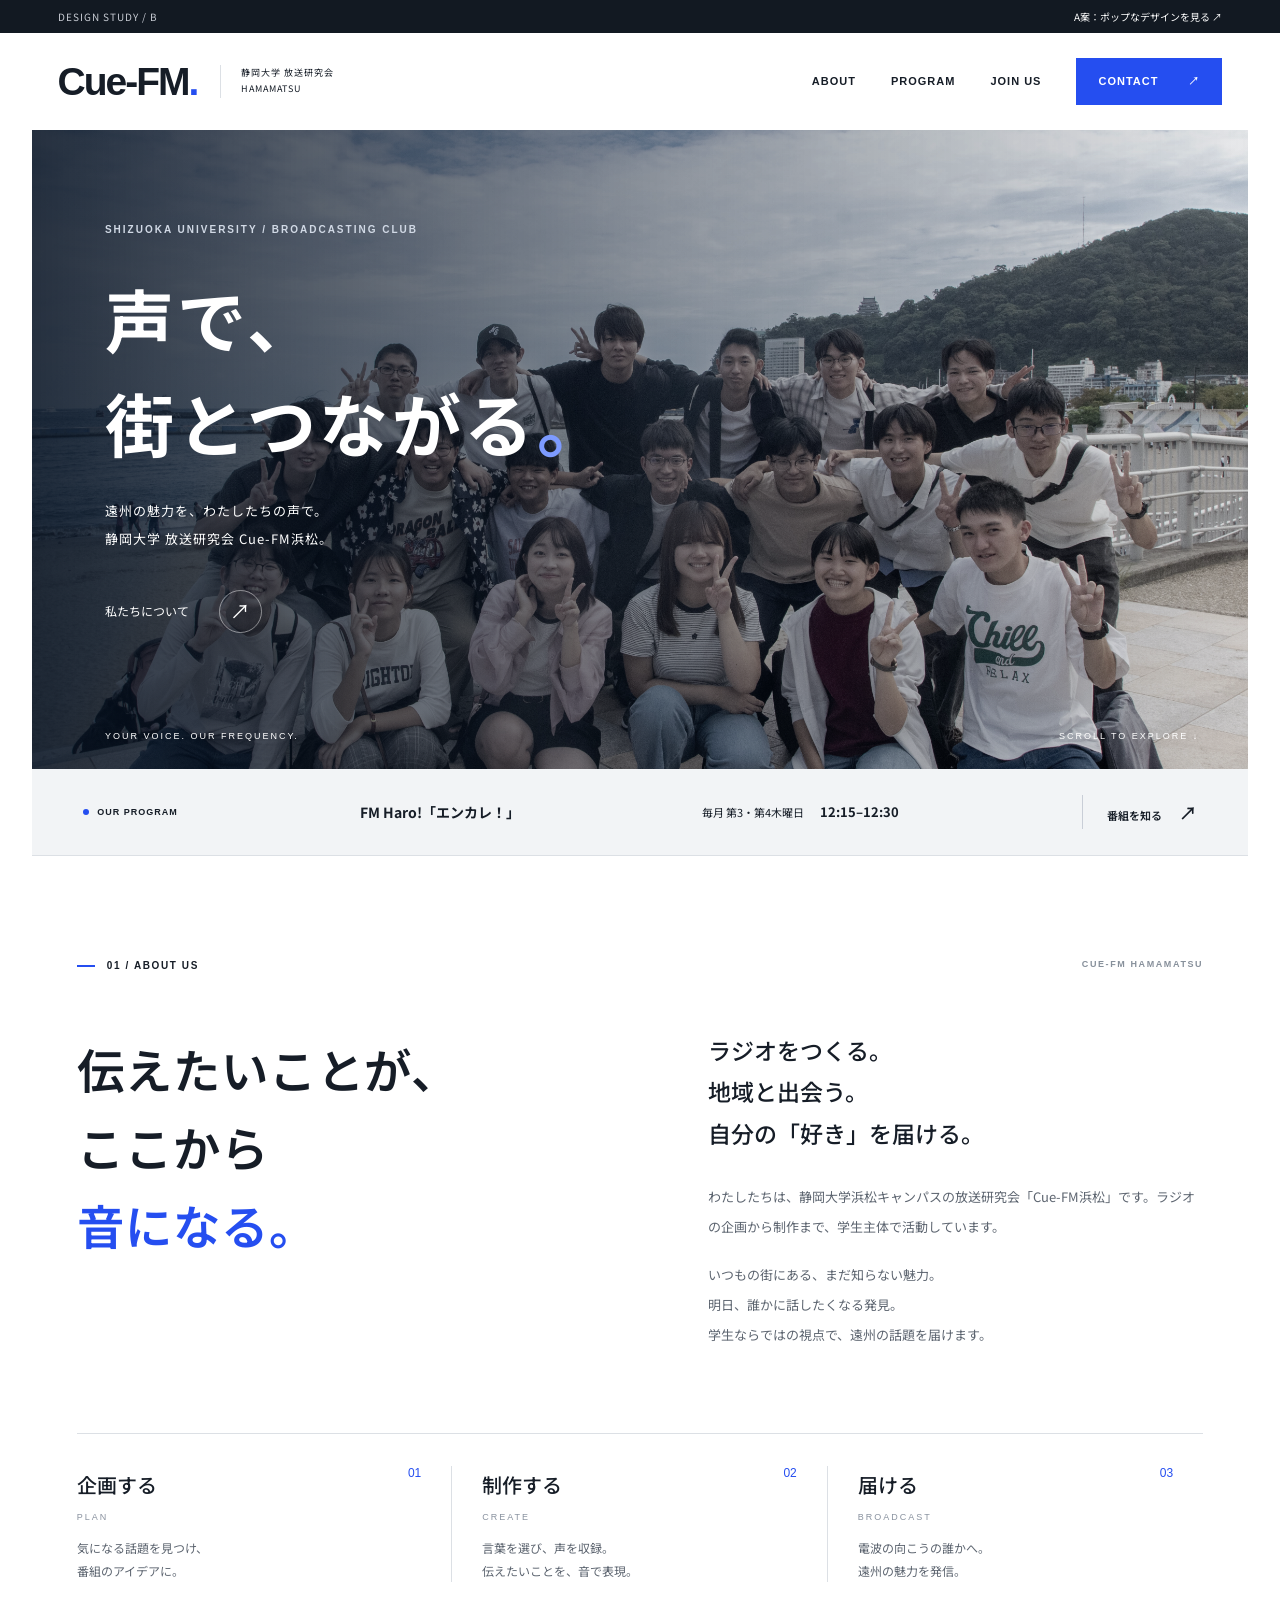
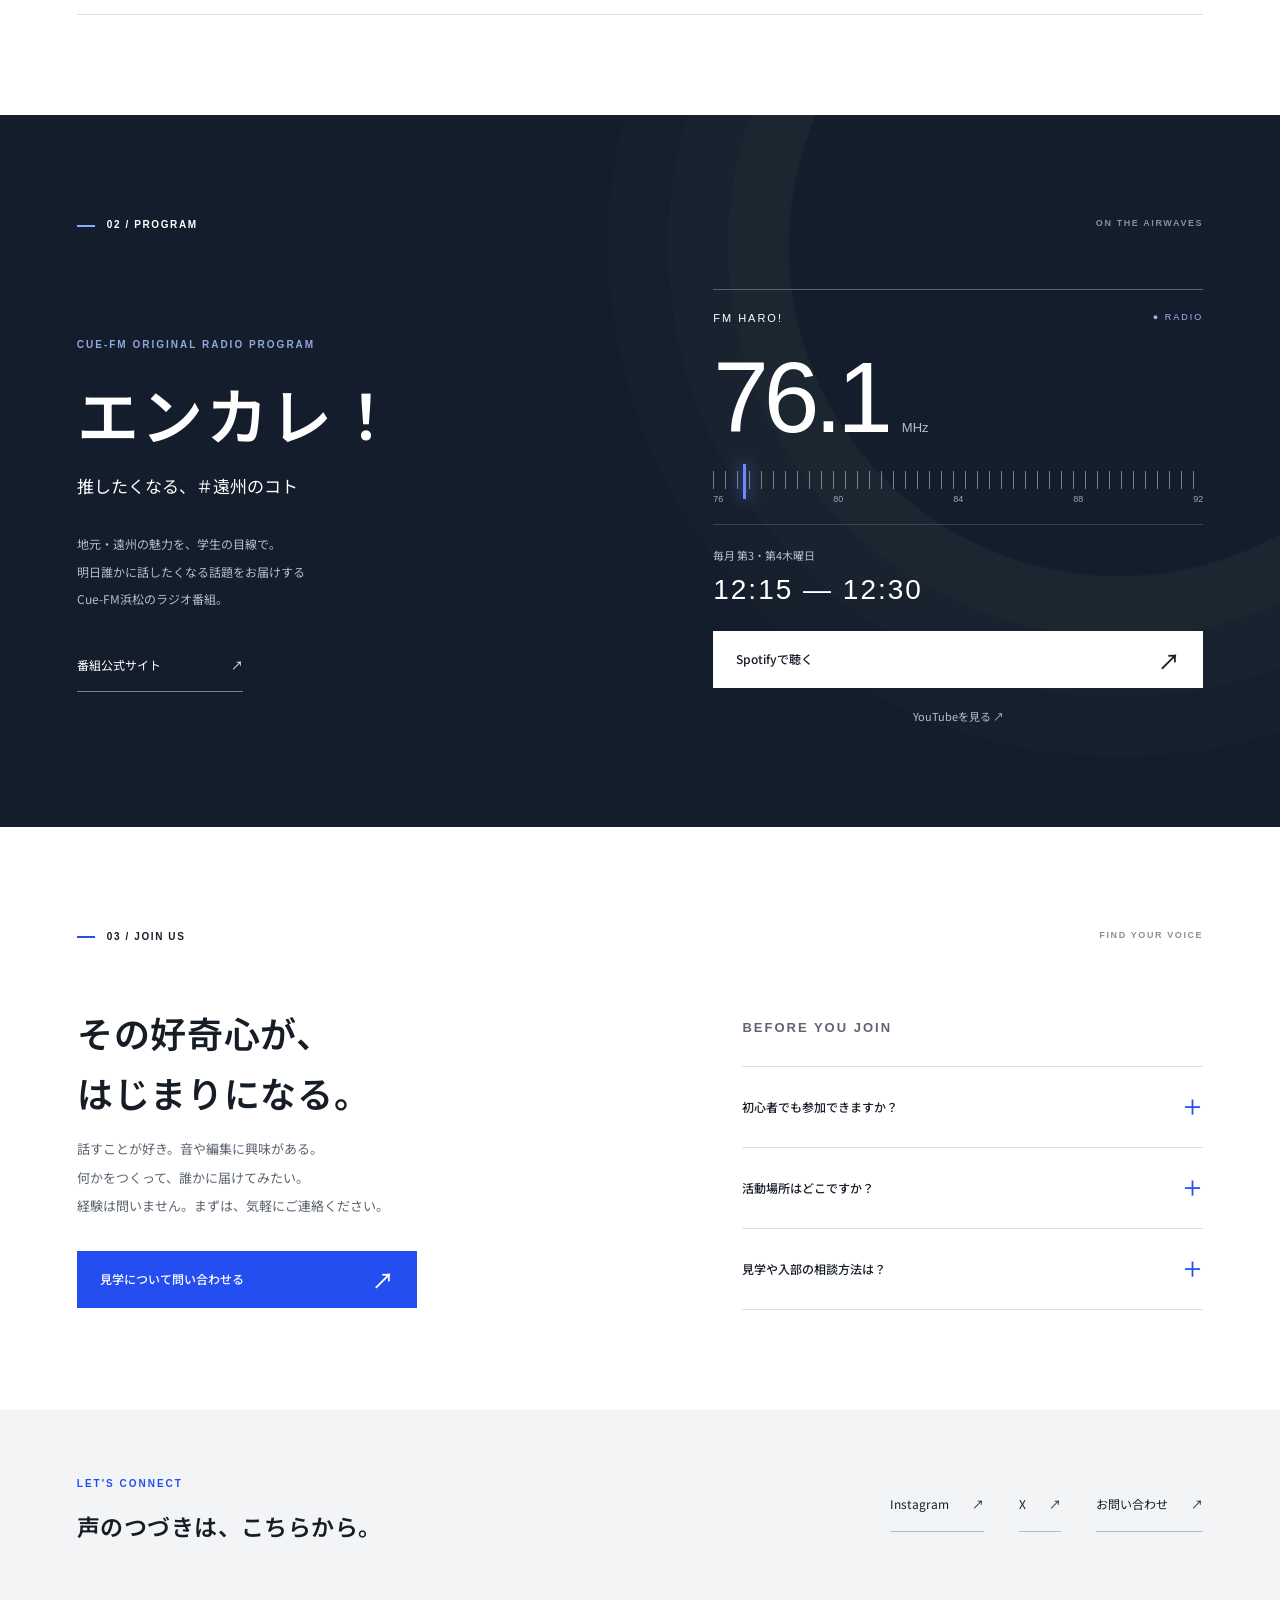
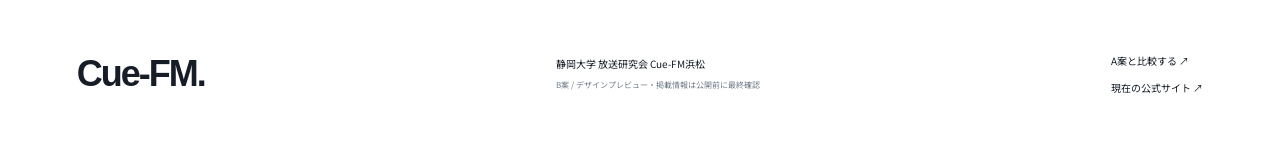
<file: style-b.html>
<!doctype html>
<html lang="ja">
<head>
<meta charset="utf-8"><meta name="viewport" content="width=device-width, initial-scale=1">
<meta name="robots" content="noindex,nofollow">
<title>Cue-FM浜松｜B案・スタイリッシュ</title>
<meta name="description" content="声で、街とつながる。静岡大学放送研究会 Cue-FM浜松のデザインプレビュー。">
<link rel="icon" href="Cue-Fm-logo.jpg">
<link rel="preconnect" href="https://fonts.googleapis.com">
<link href="https://fonts.googleapis.com/css2?family=Noto+Sans+JP:wght@400;500;600;700;800;900&display=swap" rel="stylesheet">
<link rel="stylesheet" href="style-b.css">
</head>
<body>
<div class="preview-bar"><span>DESIGN STUDY / B</span><a href="index.html">A案：ポップなデザインを見る ↗</a></div>
<header class="header"><a class="brand" href="#" aria-label="Cue-FM浜松 トップ"><strong>Cue-FM<span class="brand-dot">.</span></strong><span>静岡大学 放送研究会<br>HAMAMATSU</span></a><nav aria-label="メインナビゲーション"><a href="#about">ABOUT</a><a href="#program">PROGRAM</a><a href="#join">JOIN US</a><a class="nav-contact" href="#contact">CONTACT <span>↗</span></a></nav></header>
<main>
<section class="hero" aria-labelledby="hero-title">
<div class="hero-media"><img src="group.jpg" alt="浜辺に集まるCue-FM浜松のメンバー"><div class="hero-shade"></div></div>
<div class="hero-content"><p class="eyebrow">SHIZUOKA UNIVERSITY / BROADCASTING CLUB</p><h1 id="hero-title">声で、<br>街とつながる<span>。</span></h1><p class="hero-description">遠州の魅力を、わたしたちの声で。<br>静岡大学 放送研究会 Cue-FM浜松。</p><a class="hero-link" href="#about">私たちについて <span class="circle-arrow">↗</span></a></div>
<div class="hero-foot"><span>YOUR VOICE. OUR FREQUENCY.</span><a href="#program">SCROLL TO EXPLORE ↓</a></div>
</section>
<div class="broadcast-strip"><span class="strip-label"><i></i> OUR PROGRAM</span><strong>FM Haro!「エンカレ！」</strong><span>毎月 第3・第4木曜日 <b>12:15–12:30</b></span><a href="#program" aria-label="エンカレ！の番組紹介へ">番組を知る <span>↗</span></a></div>
<section id="about" class="section about">
<div class="section-label"><span>01 / ABOUT US</span><span>CUE-FM HAMAMATSU</span></div>
<div class="about-grid"><h2>伝えたいことが、<br>ここから<br><em>音になる。</em></h2><div class="about-copy"><p class="lead">ラジオをつくる。<br>地域と出会う。<br>自分の「好き」を届ける。</p><p>わたしたちは、静岡大学浜松キャンパスの放送研究会「Cue-FM浜松」です。ラジオの企画から制作まで、学生主体で活動しています。</p><p>いつもの街にある、まだ知らない魅力。<br>明日、誰かに話したくなる発見。<br>学生ならではの視点で、遠州の話題を届けます。</p></div></div>
<div class="process"><article><span>01</span><h3>企画する<small>PLAN</small></h3><p>気になる話題を見つけ、<br>番組のアイデアに。</p></article><article><span>02</span><h3>制作する<small>CREATE</small></h3><p>言葉を選び、声を収録。<br>伝えたいことを、音で表現。</p></article><article><span>03</span><h3>届ける<small>BROADCAST</small></h3><p>電波の向こうの誰かへ。<br>遠州の魅力を発信。</p></article></div>
</section>
<section id="program" class="program section">
<div class="section-label"><span>02 / PROGRAM</span><span>ON THE AIRWAVES</span></div>
<div class="program-grid"><div><p class="eyebrow">CUE-FM ORIGINAL RADIO PROGRAM</p><h2>エンカレ！</h2><p class="program-tagline">推したくなる、＃遠州のコト</p><p class="program-description">地元・遠州の魅力を、学生の目線で。<br>明日誰かに話したくなる話題をお届けする<br>Cue-FM浜松のラジオ番組。</p><a class="underlined" href="https://enkare.wixsite.com/home" target="_blank" rel="noopener noreferrer">番組公式サイト <span>↗</span></a></div><div class="tuner"><div class="tuner-top"><span>FM HARO!</span><span class="signal">● RADIO</span></div><div class="frequency">76.1<span>MHz</span></div><div class="dial" aria-hidden="true"><i></i><span>76</span><span>80</span><span>84</span><span>88</span><span>92</span></div><div class="program-time"><span>毎月 第3・第4木曜日</span><strong>12:15 — 12:30</strong></div><a class="button light" href="https://open.spotify.com/show/0jukSDatX4ZznOLE8XMoty" target="_blank" rel="noopener noreferrer"><span>Spotifyで聴く</span><span>↗</span></a><a class="youtube" href="https://www.youtube.com/@enkare_radio" target="_blank" rel="noopener noreferrer">YouTubeを見る ↗</a></div></div>
</section>
<section id="join" class="section join">
<div class="section-label"><span>03 / JOIN US</span><span>FIND YOUR VOICE</span></div>
<div class="join-grid"><div><h2>その好奇心が、<br>はじまりになる。</h2><p>話すことが好き。音や編集に興味がある。<br>何かをつくって、誰かに届けてみたい。<br>経験は問いません。まずは、気軽にご連絡ください。</p><a class="button blue" href="mailto:enkare.radio@gmail.com?subject=Cue-FM浜松の見学について"><span>見学について問い合わせる</span><span>↗</span></a></div><div class="faq"><p class="eyebrow">BEFORE YOU JOIN</p><details><summary>初心者でも参加できますか？<span aria-hidden="true">＋</span></summary><p>経験は問いません。ラジオや番組制作に少しでも興味があれば、お気軽にご連絡ください。</p></details><details><summary>活動場所はどこですか？<span aria-hidden="true">＋</span></summary><p>静岡大学 浜松キャンパスの課外活動棟です。見学の日時・集合場所は事前にお問い合わせください。</p></details><details><summary>見学や入部の相談方法は？<span aria-hidden="true">＋</span></summary><p>メール、またはInstagram・XのDMでご連絡ください。活動日や会費についても、こちらからお問い合わせいただけます。</p></details></div></div>
</section>
<section id="contact" class="contact section"><div><span class="eyebrow">LET'S CONNECT</span><h2>声のつづきは、こちらから。</h2></div><div class="contact-links"><a href="https://www.instagram.com/fmharo_enkare/" target="_blank" rel="noopener noreferrer">Instagram <span>↗</span></a><a href="https://x.com/enkare_radio" target="_blank" rel="noopener noreferrer">X <span>↗</span></a><a href="mailto:enkare.radio@gmail.com">お問い合わせ <span>↗</span></a></div></section>
</main>
<footer><a class="footer-brand" href="#">Cue-FM.</a><div><p>静岡大学 放送研究会 Cue-FM浜松</p><p class="footer-note">B案 / デザインプレビュー・掲載情報は公開前に最終確認</p></div><div class="footer-links"><a href="index.html">A案と比較する ↗</a><a href="https://cue-fm-radio.github.io/">現在の公式サイト ↗</a></div></footer>
</body></html>
</file>
<file: style.css>
:root{--blue:#214ccc;--ink:#242b3d;--cream:#fffbec;--yellow:#ffda58;--pink:#f6b7c7}*{box-sizing:border-box}html{scroll-behavior:smooth;scroll-padding-top:30px}body{margin:0;color:var(--ink);background:var(--cream);font-family:"Zen Maru Gothic",sans-serif;line-height:1.9}a{color:inherit;text-decoration:none}a:focus-visible,summary:focus-visible{outline:3px solid #d74c48;outline-offset:5px}img{display:block;max-width:100%}.preview{background:var(--blue);color:white;text-align:center;font-size:10px;letter-spacing:2px;padding:5px 12px}.preview span{margin-left:20px;letter-spacing:1px}header{max-width:1240px;margin:auto;display:flex;justify-content:space-between;align-items:center;padding:23px 40px}.brand{display:flex;gap:12px;align-items:center;font-weight:900;font-size:27px;line-height:1.3;color:var(--blue)}.brand img{width:50px;height:50px;border-radius:50%}.brand small{display:block;font-size:10px;color:var(--ink);letter-spacing:1px;margin-top:5px}nav{display:flex;align-items:center;gap:32px;font-size:13px;font-weight:700}.nav-join{border:1.5px solid var(--ink);border-radius:30px;background:var(--yellow);padding:10px 22px}.hero{max-width:1240px;margin:auto;position:relative;display:grid;grid-template-columns:1fr 1fr;padding:55px 60px 100px;min-height:660px}.eyebrow{font-size:11px;font-weight:900;letter-spacing:2px}.hero h1{font-size:clamp(40px,4.8vw,65px);line-height:1.55;letter-spacing:2px;margin:24px 0}.hero h1 span{color:var(--blue);background:linear-gradient(transparent 78%,var(--yellow) 78%,var(--yellow) 94%,transparent 94%)}.hero-copy>p{font-size:15px;line-height:2}.button{display:inline-flex;gap:35px;align-items:center;justify-content:space-between;border:2px solid var(--ink);border-radius:40px;font-size:14px;font-weight:700;padding:13px 26px;box-shadow:3px 4px 0 var(--ink);transition:transform .2s,box-shadow .2s}.button:hover{transform:translate(-2px,-3px);box-shadow:5px 7px 0 var(--ink)}.button span{font-size:22px}.blue{background:var(--blue);color:white}.yellow{background:var(--yellow);color:var(--ink)}.hero .button{margin-top:18px}.hand{font-family:Yomogi,cursive;font-weight:600}.note{display:block;margin-top:18px;font-size:12px;transform:rotate(-3deg)}.hero-art{position:relative;margin-top:25px;min-height:440px;background:radial-gradient(ellipse at center,#dfe9fa 0%,#dfe9fa 63%,transparent 64%)}.photo{position:absolute;right:0;top:32px;width:94%;background:white;margin:0;padding:13px 13px 4px;box-shadow:2px 7px 0 #242b3d16;transform:rotate(7deg)}.photo:before,.memo:before{content:"";position:absolute;width:105px;height:30px;top:-14px;left:36%;background:#f4cf65d9;transform:rotate(-5deg)}.photo img{width:100%;aspect-ratio:1.65;object-fit:cover}.photo figcaption{text-align:center;padding:10px;font-size:13px}.bubble{position:absolute;top:-18px;left:15px;background:white;border:2px solid var(--ink);padding:8px 23px;border-radius:50%;transform:rotate(-8deg);z-index:2}.cassette{position:absolute;bottom:-4px;left:0;width:290px;border:3px solid var(--ink);border-radius:15px;background:var(--pink);transform:rotate(-12deg);padding:15px 18px 8px;box-shadow:5px 6px 0 var(--ink);transition:transform .25s}.cassette:hover{transform:rotate(-5deg)}.tape-label{background:var(--cream);border:2px solid var(--ink);border-radius:7px;text-align:center;padding:3px}.tape-label small{display:block;font-size:8px;letter-spacing:1px}.tape-label strong{display:block;font-size:27px;line-height:1.5}.tape-label>span{font-size:8px}.tape-window{margin:9px auto;background:var(--ink);border-radius:30px;width:180px;height:40px;display:flex;align-items:center;justify-content:space-around;color:white}.tape-window i{width:27px;height:27px;border:6px dashed var(--cream);border-radius:50%}.tape-bottom{display:block;font-size:9px;text-align:center;letter-spacing:2px}.star{position:absolute;color:var(--blue);font-size:80px;line-height:1}.star-one{right:-25px;top:-20px;z-index:2}.star-two{right:22px;bottom:12px;color:#db6547}.sound{position:absolute;left:-20px;top:150px;font-size:65px;transform:rotate(-20deg);color:var(--blue)}.scroll{position:absolute;bottom:25px;left:60px;font-size:9px;letter-spacing:3px}.ticker{background:var(--yellow);border-block:2px solid var(--ink);white-space:nowrap;overflow:hidden;padding:13px 0;word-spacing:8px;letter-spacing:2px;font-size:17px;font-weight:900;transform:rotate(-1.5deg)}.ticker span{margin:0 26px;color:var(--blue)}.section{padding:90px max(40px,calc((100vw - 1120px)/2))}.section-top{display:flex;align-items:center;justify-content:space-between;margin-bottom:35px}.section-top>.hand{font-size:20px;transform:rotate(3deg)}h2{font-size:42px;line-height:1.55;letter-spacing:2px;margin:18px 0 26px}.about-grid{display:grid;grid-template-columns:1fr 1.4fr;gap:60px}.about h2{margin-top:0}.about p{font-size:14px}.about .lead{font-size:18px;font-weight:700;margin-top:5px}.blue-text{color:var(--blue)}.steps{display:grid;grid-template-columns:repeat(3,1fr);gap:22px;margin-top:45px}.steps article{position:relative;border:1.5px solid var(--ink);border-radius:7px;padding:27px;background:#fffdf5}.steps article:nth-child(2){background:#edf1ff;transform:rotate(2deg)}.steps article:nth-child(3){background:#fbe5dd;transform:rotate(-1deg)}.steps span{font-size:10px;letter-spacing:2px;font-weight:700}.steps h3{font-size:26px;margin:10px 0}.steps p{font-size:12px}.steps b{position:absolute;right:20px;top:35px;font-size:43px;color:var(--blue)}.radio{background:var(--blue);color:white;border-radius:70px 70px 0 0}.onair{font-size:10px;letter-spacing:2px;border:1px solid #ffffff88;border-radius:20px;padding:3px 15px;color:var(--yellow)}.radio-grid{display:grid;grid-template-columns:1.2fr 1fr;gap:75px;align-items:center}.radio h2{font-size:75px;margin:5px 0 15px}.radio h2 span{color:var(--yellow)}.radio p{font-size:14px}.text-link{display:inline-block;margin-top:15px;border-bottom:1px solid white;font-size:13px}.radio-card{background:var(--cream);color:var(--ink);border:2px solid var(--ink);border-radius:18px;padding:30px;transform:rotate(3deg);box-shadow:7px 8px 0 #152f85}.frequency{border-bottom:2px dashed #b0b0a3;padding-bottom:16px;font-weight:900;display:flex;align-items:center;justify-content:space-between}.frequency strong{font-size:41px;line-height:1.2}.frequency small{font-size:12px;margin-left:5px}.schedule{display:grid;margin:20px 0}.schedule span{font-size:13px}.schedule strong{font-size:28px;letter-spacing:2px}.radio-card .button{width:100%}.youtube-link{display:block;text-align:center;margin-top:19px;font-size:12px}.join{background-image:radial-gradient(#c9c6b5 1px,transparent 1px);background-size:17px 17px}.join-grid{display:grid;grid-template-columns:1fr 1fr;gap:65px;align-items:center;margin-top:25px}.join h2{font-size:51px}.join p{font-size:14px}.join .button{margin-top:15px}.memo{position:relative;background:#fff2a9;border:1px solid #d7c879;padding:40px 30px;transform:rotate(-3deg);box-shadow:5px 7px 0 #242b3d12}.memo>span:first-child{color:var(--blue);font-size:21px}.memo h3{font-size:19px;margin:12px 0 18px}details{border-top:1px solid #bcb078;padding:15px 0;font-size:13px}details:last-of-type{border-bottom:1px solid #bcb078}summary{cursor:pointer;font-weight:700}details p{font-size:12px!important;margin-bottom:0}.memo-foot{display:block;font-size:13px;margin-top:23px}.social{border-top:2px solid var(--ink);background:#f4b9ca;display:flex;align-items:center;justify-content:space-between;gap:40px;padding-top:50px;padding-bottom:50px}.social h2{font-size:23px;margin:10px 0}.social-links{min-width:260px}.social-links a{display:flex;justify-content:space-between;font-size:13px;font-weight:700;border-bottom:1px solid #242b3d66;padding:11px 0;gap:30px}footer{text-align:center;padding:45px 20px;background:var(--cream)}.footer-logo{font-size:36px;font-weight:900;color:var(--blue);line-height:1.2}.footer-logo span{display:block;font-size:10px;letter-spacing:5px}footer p{font-size:11px;margin-top:20px}footer small{display:block;font-size:9px;color:#616574}footer>a:last-child{display:block;font-size:11px;margin-top:12px}
@media(min-width:1450px){.section{padding-inline:calc((100vw - 1120px)/2)}}
@media(max-width:800px){header{padding:20px}.brand{font-size:22px}.brand img{width:42px;height:42px}nav{gap:15px}nav>a:not(.nav-join){display:none}.nav-join{padding:8px 14px;font-size:11px}.hero{padding:30px 28px 65px;gap:20px;min-height:0}.hero h1{font-size:39px}.hero-art{min-height:350px}.cassette{width:230px;left:-15px;bottom:10px}.tape-label strong{font-size:23px}.bubble{font-size:12px;padding:6px 13px}.star-one{font-size:55px;right:-10px}.photo{top:50px}.hero-copy>p{font-size:13px}.eyebrow{font-size:9px;letter-spacing:1.3px}.hero .button{font-size:12px;padding:10px 17px;gap:15px}.note{font-size:10px}.section{padding:60px 28px}.about-grid{gap:30px;grid-template-columns:1fr 1.3fr}h2{font-size:32px}.about .lead{font-size:15px}.steps{gap:12px}.steps article{padding:20px 14px}.steps b{font-size:27px;right:12px;top:44px}.steps h3{font-size:23px}.steps p{font-size:11px}.radio-grid{gap:30px}.radio h2{font-size:53px}.radio-card{padding:20px}.frequency strong{font-size:30px}.frequency{font-size:12px}.schedule strong{font-size:22px}.join-grid{gap:30px}.join h2{font-size:42px}.memo{padding:30px 20px}.social{gap:25px}.social h2{font-size:19px}.social-links{min-width:220px}}
@media(max-width:580px){.preview{font-size:8px;letter-spacing:1px}.preview span{margin-left:8px;font-size:8px}.brand small{font-size:8px}.hero{grid-template-columns:1fr;padding-top:22px}.hero h1{font-size:45px;margin:18px 0}.hero-copy>p{font-size:14px}.hero-art{margin:0 10px 30px;min-height:360px}.photo{width:91%;top:35px;right:0}.bubble{top:5px}.cassette{left:0;bottom:-5px;width:245px}.star-one{right:-13px;top:5px}.star-two{bottom:-8px;right:15px}.sound{left:-12px;top:125px;font-size:50px}.note{font-size:12px}.hero .button{font-size:14px;padding:12px 23px}.scroll{left:28px}.ticker{font-size:12px;padding:11px 0}.section{padding:55px 25px}.section-top>.hand{font-size:14px}.about-grid,.radio-grid,.join-grid{grid-template-columns:1fr;gap:20px}.about-grid h2{font-size:37px;margin-bottom:5px}.about .lead{font-size:16px}.about p br{display:none}.steps{grid-template-columns:1fr;gap:18px;margin-top:30px}.steps article{padding:20px 25px}.steps p{font-size:13px}.steps b{font-size:55px;right:30px;top:40px}.radio{border-radius:35px 35px 0 0}.radio h2{font-size:63px}.radio-card{margin:15px 5px 5px;padding:25px}.frequency strong{font-size:40px}.schedule strong{font-size:29px}.join-grid{gap:45px}.join h2{font-size:47px}.memo{margin:0 5px}.social{display:block}.social h2{font-size:21px}.social-links{margin-top:25px}.social-links a{font-size:14px}.section-top{margin-bottom:25px}}
@media(prefers-reduced-motion:reduce){html{scroll-behavior:auto}*{transition:none!important}}
body{overflow-x:clip}
@media(max-width:580px){.hero h1{font-size:clamp(28px,9vw,42px)}}
@media(max-width:580px){header{gap:10px;padding:18px 16px}.nav-join{white-space:nowrap;padding:8px 12px}.brand{gap:8px;font-size:20px}.brand small{font-size:7px;letter-spacing:0}.brand img{width:36px;height:36px}}
</file>
<file: integration.css>
header nav{gap:18px;font-size:12px}.page-intro{max-width:1120px;margin:auto;padding:55px 40px 60px;border-bottom:2px dashed #ccc6b1}.crumb{display:block;font-size:10px;margin-bottom:35px;color:var(--blue)}.page-intro h1{font-size:clamp(32px,5vw,60px);line-height:1.5;margin:20px 0;color:var(--blue)}.page-intro p{font-size:18px}.portal-grid,.program-story,.contact-grid,.video-grid{display:grid;grid-template-columns:1fr 1fr;gap:40px}.portal-grid>a{padding:35px;background:var(--yellow);border:2px solid var(--ink);box-shadow:5px 5px 0 var(--ink);border-radius:12px;transition:transform .2s}.portal-grid>a:hover{transform:translateY(-4px)}.portal-grid>a:nth-child(2){background:var(--pink)}.portal-grid h3{font-size:24px}.portal-grid span,.portal-grid b{font-size:12px}.program-story{align-items:center}.program-logo{background:white;padding:30px;border:2px solid var(--ink);border-radius:50% 50% 12px 12px;transform:rotate(-3deg);text-align:center}.program-logo img{width:100%;max-height:340px;object-fit:contain}.program-logo .hand{display:block;margin-top:15px}.program-story h2{font-size:36px}.program-story p,.history{font-size:14px}.naming{background:#edf1ff}.history{margin-top:40px;max-width:800px}.listen-links{display:grid;justify-items:start;gap:18px}.episode-list{padding-top:40px}.list-note{font-size:13px;max-width:750px;margin-bottom:35px}.episode{display:grid;grid-template-columns:280px 1fr;gap:40px;border-top:2px solid var(--ink);padding:35px 0}.episode-art{background:var(--yellow);border:2px solid var(--ink);border-radius:14px;display:flex;flex-direction:column;justify-content:center;padding:25px;min-height:245px;box-shadow:4px 4px 0 var(--ink)}.episode:nth-of-type(even) .episode-art{background:var(--pink)}.episode-art span{font-size:10px;letter-spacing:2px}.episode-art strong{font-size:72px;line-height:1.5;color:var(--blue)}.episode-art b{font-size:18px}.episode-copy h2{font-size:28px;margin:14px 0}.episode-copy p{font-size:14px}.episode-copy .text-link{border-color:var(--blue);color:var(--blue)}.episode-list>.button{margin-top:30px}.gallery-grid{display:grid;grid-template-columns:repeat(3,1fr);gap:25px}.gallery-grid figure,.video-grid figure{margin:0;background:white;padding:12px;border:1px solid #ded8c7;box-shadow:4px 5px 0 #242b3d15}.gallery-grid figure:nth-child(3n+2){transform:rotate(2deg)}.gallery-grid img{width:100%;height:auto;aspect-ratio:4/3;object-fit:cover}.gallery-grid a:focus-visible{display:block}.gallery-section figcaption{font-size:10px;letter-spacing:2px;text-align:center;margin:12px 0 3px}.gallery-section h2{margin-top:70px}.video-grid video{width:100%;height:400px;object-fit:contain;background:#242b3d}.contact-grid{align-items:start}.maintenance{padding:35px;background:var(--yellow);border:2px dashed var(--ink);border-radius:18px;text-align:center}.status{display:inline-block;font-size:12px;border:1px solid var(--ink);border-radius:30px;padding:5px 15px}.maintenance-icon{display:block;font-size:60px;color:var(--blue);line-height:1.5;margin-top:15px}.maintenance h2{font-size:30px}.maintenance p,.general-contact p{font-size:14px}.general-contact{padding:25px 0}.general-contact h2{font-size:28px}.mail-address{overflow-wrap:anywhere}.general-contact .social-links{margin-top:35px;min-width:0}@media(max-width:1000px){header{flex-wrap:wrap;gap:20px}header nav{flex-wrap:wrap;gap:14px}.program-story,.contact-grid{gap:30px}.gallery-grid{grid-template-columns:repeat(2,1fr)}}@media(max-width:650px){header nav{width:100%;justify-content:flex-start;font-size:11px;gap:10px 16px}header .nav-join{padding:5px 12px}.page-intro{padding:25px 24px 35px}.page-intro p{font-size:15px}.portal-grid,.program-story,.contact-grid,.video-grid{grid-template-columns:1fr;gap:25px}.portal-grid>a{padding:24px}.portal-grid h3{font-size:20px}.program-story h2{font-size:30px}.program-logo{max-width:350px;margin:auto}.episode{grid-template-columns:1fr;gap:25px}.episode-art{min-height:180px}.episode-art strong{font-size:60px}.episode-copy h2{font-size:24px}.gallery-grid{gap:16px}.gallery-grid figure{padding:6px}.gallery-section figcaption{font-size:8px;letter-spacing:0}.gallery-section h2{font-size:28px}.video-grid video{height:350px}.maintenance{padding:25px 20px}.maintenance h2{font-size:26px}.listen-links .button{font-size:12px;padding:12px 18px}}
header nav>a:not(.nav-join){display:inline-block}
</file>
<file: portal.css>
.site-switch{padding:8px max(20px,calc((100vw - 1160px)/2));background:#eeeada;display:flex;justify-content:space-between;gap:20px;font-size:11px}.site-switch a:hover,.footer-nav a:hover{text-decoration:underline}.program-brand img{border-radius:0;object-fit:contain;width:58px;height:58px}.program-brand{font-size:25px}.footer-nav{display:flex;justify-content:center;flex-wrap:wrap;gap:25px;margin:20px 0}.footer-nav a{margin:0;font-size:12px}.club-guidance{margin-top:40px;padding-top:25px;border-top:1px dashed #aaa}.club-guidance a{color:var(--blue);text-decoration:underline}.portal-header{max-width:1200px;padding:28px 40px}.portal-wordmark{font-size:24px;font-weight:900;color:var(--blue)}.portal-wordmark span{padding:0 12px;color:#ce6156}.portal-header .eyebrow{font-size:9px}.portal-intro{text-align:center;padding:30px 20px 40px}.portal-intro>.hand{color:var(--blue);font-size:17px}.portal-intro h1{font-size:clamp(30px,3.7vw,48px);line-height:1.5;margin:20px 0}.portal-intro p{font-size:14px;margin:15px 0 0}.portal-doors{display:grid;grid-template-columns:1fr 1fr;gap:35px;max-width:1120px;margin:0 auto;padding:0 35px}.portal-door{display:block;min-width:0;border:2px solid var(--ink);border-radius:20px;box-shadow:7px 8px 0 var(--ink);overflow:hidden;transition:transform .2s,box-shadow .2s}.portal-door:hover{transform:translateY(-5px);box-shadow:7px 13px 0 var(--ink)}.club-door{background:#e8edff}.program-door{background:var(--pink)}.door-top{display:flex;align-items:center;justify-content:space-between;padding:15px 25px 0;font-size:10px;letter-spacing:2px;font-weight:900}.door-arrow{font-size:30px;line-height:1}.door-art{height:210px;margin:20px 35px 10px;position:relative;text-align:center}.club-art{background:white;padding:10px 10px 32px;transform:rotate(-3deg);box-shadow:2px 4px 0 #242b3d22}.club-art img{width:100%;height:100%;object-fit:cover}.door-art .hand{font-size:12px;display:block}.program-art img{width:100%;height:185px;object-fit:contain}.program-art .hand{margin-top:2px}.door-copy{padding:25px 28px 28px}.door-tag{font-size:12px;border:1px solid var(--ink);border-radius:20px;padding:5px 12px;background:var(--cream)}.door-copy h2{font-size:40px;line-height:1.4;letter-spacing:0;margin:20px 0 12px;color:var(--blue)}.door-copy h2 span{font-size:20px;margin-left:10px}.door-copy p{font-size:13px;min-height:50px}.door-cta{display:flex;align-items:center;justify-content:space-between;border-top:1px solid #242b3d55;padding-top:16px;margin-top:20px;font-size:14px;font-weight:900}.door-cta b{font-size:25px}.portal-bottom{text-align:center;margin:45px 20px 15px;font-size:15px}.portal-footer{padding:20px 20px 35px}.portal-footer p{margin-top:5px}@media(max-width:700px){.portal-header{padding:22px 22px;gap:7px}.portal-wordmark{font-size:20px}.portal-header .eyebrow{font-size:8px}.portal-intro{padding:25px 20px 30px}.portal-intro>.hand{font-size:14px}.portal-intro h1{font-size:30px}.portal-intro p{font-size:12px}.portal-doors{grid-template-columns:1fr;gap:30px;padding:0 22px;max-width:500px}.door-art{height:200px;margin:18px 28px 10px}.program-art img{height:175px}.door-copy{padding:20px 23px}.door-copy h2{font-size:36px}.site-switch{font-size:10px;gap:10px}.footer-nav{gap:18px}.program-brand small{font-size:9px}}@media(prefers-reduced-motion:reduce){.portal-door{transition:none}}
@media(max-width:700px){.portal-intro h1{font-size:clamp(23px,6.8vw,30px)}}
</file>
<file: typography.css>
/* Clear body text, softly rounded display headings. */
:root{--font-body:"Noto Sans JP","Hiragino Kaku Gothic ProN",Meiryo,sans-serif;--font-display:"M PLUS Rounded 1c","Noto Sans JP",sans-serif}
body{font-family:var(--font-body);font-weight:400;line-height:1.9}
h1,h2,h3,.brand,.footer-logo,.portal-wordmark,.tape-label strong{font-family:var(--font-display);font-weight:800;letter-spacing:.02em}
.hand{font-family:var(--font-body);font-weight:500;letter-spacing:.03em}
.brand small,.footer-logo span{font-family:var(--font-body);font-weight:500}
nav,.button,.door-cta{font-family:var(--font-body);font-weight:700}
.eyebrow,.door-top,.steps span{font-weight:700}
.portal-intro p,.door-copy p,.episode-copy p,.program-story p,.history,.maintenance p,.general-contact p{font-size:15px;line-height:1.95}
.portal-intro h1{line-height:1.65}
.door-copy h2{font-weight:800}
.episode-copy h2{font-family:var(--font-body);font-weight:700;line-height:1.65;letter-spacing:0}
.portal-intro>.hand,.portal-bottom{font-weight:500}
@media(max-width:700px){.portal-intro p,.door-copy p,.episode-copy p,.program-story p,.history,.maintenance p,.general-contact p{font-size:14px}.portal-intro h1{font-size:clamp(21px,6.2vw,28px)}header nav{font-size:12px}.door-art .hand{font-size:12px;letter-spacing:0}}
</file>
<file: style-b.css>
:root{--blue:#254ef0;--ink:#161d27;--muted:#5d6570;--line:#dce0e5;--paper:#f2f4f6}*{box-sizing:border-box}html{scroll-behavior:smooth;scroll-padding-top:28px}body{margin:0;font-family:"Noto Sans JP",sans-serif;color:var(--ink);line-height:1.9;background:#fff}a{color:inherit;text-decoration:none}a:focus-visible,summary:focus-visible{outline:3px solid #557aff;outline-offset:5px}img{display:block;width:100%}.preview-bar{background:#121922;color:#c7cbd3;padding:7px 4.5%;display:flex;justify-content:space-between;gap:16px;font-size:10px;letter-spacing:1px}.preview-bar a{color:white;letter-spacing:0}.header{padding:25px 4.5%;display:flex;align-items:center;justify-content:space-between;gap:30px}.brand{display:flex;align-items:center;gap:23px}.brand>strong{font-family:Arial,sans-serif;font-weight:900;letter-spacing:-2px;font-size:39px;line-height:1}.brand-dot{color:var(--blue)}.brand>span{font-size:9px;letter-spacing:1px;line-height:1.8;border-left:1px solid var(--line);padding-left:20px}.header nav{display:flex;align-items:center;gap:35px;font-family:Arial,sans-serif;font-size:11px;font-weight:700;letter-spacing:1px}.header nav a:hover{color:var(--blue)}.nav-contact{background:var(--blue);padding:13px 22px;color:#fff!important;display:flex;gap:30px}.hero{position:relative;margin:0 2.5%;height:640px;min-height:540px;color:#fff;isolation:isolate;overflow:hidden;background:#202f44}.hero-media,.hero-shade{position:absolute;inset:0;z-index:-1}.hero-media img{height:100%;object-fit:cover;object-position:center 45%;filter:saturate(.45);animation:arrive 1.1s ease both}.hero-shade{background:linear-gradient(90deg,rgba(6,17,32,.84),rgba(6,17,32,.42) 50%,rgba(6,17,32,.08));z-index:0}.hero-content{padding:80px 6%;position:relative}.eyebrow{font-family:Arial,sans-serif;font-size:10px;letter-spacing:2px;font-weight:600}.hero .eyebrow{color:#d1d9e5}.hero h1{font-size:clamp(46px,5.4vw,80px);font-weight:700;letter-spacing:.05em;line-height:1.5;margin:28px 0 23px}.hero h1>span{color:#7d9bff}.hero-description{font-size:13px;line-height:2.1;letter-spacing:1px}.hero-link{display:inline-flex;align-items:center;gap:30px;font-size:12px;margin-top:25px}.circle-arrow{display:grid;place-items:center;width:43px;height:43px;border:1px solid #ffffff77;border-radius:50%;font-size:20px;transition:background .25s,transform .25s}.hero-link:hover .circle-arrow{background:var(--blue);transform:translate(3px,-3px)}.hero-foot{position:absolute;bottom:25px;left:6%;right:4%;display:flex;justify-content:space-between;font-family:Arial,sans-serif;letter-spacing:2px;font-size:9px}.broadcast-strip{position:relative;margin:-1px 2.5% 0;padding:26px 4%;background:var(--paper);display:flex;align-items:center;justify-content:space-between;gap:25px;font-size:11px;border-bottom:1px solid var(--line)}.strip-label{font:700 9px Arial,sans-serif;letter-spacing:1px;white-space:nowrap;display:flex;align-items:center;gap:8px}.strip-label i{height:6px;width:6px;border-radius:50%;background:var(--blue)}.broadcast-strip>strong{font-size:14px}.broadcast-strip>span b{margin-left:14px;font-size:13px}.broadcast-strip>a{border-left:1px solid #c9ced7;padding-left:24px;font-weight:600;white-space:nowrap}.broadcast-strip>a span{margin-left:15px;font-size:18px}.section{padding:100px max(6%,calc((100vw - 1160px)/2))}.section-label{display:flex;justify-content:space-between;gap:20px;font-family:Arial,sans-serif;font-size:10px;letter-spacing:1.6px;font-weight:700;margin-bottom:55px}.section-label>span:first-child:before{content:"";display:inline-block;width:18px;height:2px;vertical-align:middle;background:var(--blue);margin-right:12px}.section-label>span:last-child{color:#87909b;font-size:9px}h2{font-size:clamp(30px,3.7vw,52px);font-weight:600;letter-spacing:.02em;line-height:1.65;margin:0}.about-grid{display:grid;grid-template-columns:1fr 1fr;gap:12%}.about h2 em{font-style:normal;color:var(--blue)}.about-copy .lead{font-size:23px;font-weight:500;line-height:1.8;margin:0 0 28px}.about-copy p:not(.lead){font-size:13px;line-height:2.3;color:var(--muted);margin:18px 0}.process{display:grid;grid-template-columns:repeat(3,1fr);margin-top:65px;border-block:1px solid var(--line);padding:32px 0}.process article{position:relative;padding:0 30px;border-right:1px solid var(--line)}.process article:first-child{padding-left:0}.process article:last-child{border:0}.process article>span{position:absolute;right:30px;top:0;color:var(--blue);font:12px Arial,sans-serif}.process h3{font-size:20px;font-weight:500;margin:0 0 15px}.process small{display:block;font:9px Arial,sans-serif;letter-spacing:2px;color:#89929f;margin-top:8px}.process p{font-size:12px;color:var(--muted);margin:0}.program{background:#131d2b;color:#fff;position:relative;overflow:hidden}.program:before{content:"";position:absolute;right:-170px;top:-200px;width:660px;height:660px;border:1px solid #ffffff09;border-radius:50%;box-shadow:0 0 0 60px #ffffff03,0 0 0 120px #ffffff03,0 0 0 180px #ffffff03;pointer-events:none}.program .section-label>span:first-child:before{background:#8ea8ff}.program-grid{display:grid;grid-template-columns:1fr 1fr;gap:13%;align-items:center;position:relative}.program h2{font-size:62px;letter-spacing:.04em;margin:13px 0 0;line-height:1.5}.program .eyebrow{color:#91a8dd}.program-tagline{font-size:17px;margin:10px 0 28px}.program-description{font-size:12px;line-height:2.3;color:#b3bdcd}.underlined{display:inline-flex;justify-content:space-between;gap:70px;border-bottom:1px solid #738097;padding:14px 0;font-size:12px;margin-top:15px}.tuner{border-top:1px solid #556176;padding-top:22px}.tuner-top{display:flex;justify-content:space-between;font:11px Arial,sans-serif;letter-spacing:2px}.signal{color:#9fb4ff;font-size:9px}.frequency{font:100px Arial,sans-serif;letter-spacing:-5px;margin:16px 0}.frequency>span{font:13px Arial,sans-serif;letter-spacing:0;margin-left:14px;color:#b5bed0}.dial{height:53px;display:flex;justify-content:space-between;position:relative;background:repeating-linear-gradient(90deg,#778195 0,#778195 1px,transparent 1px,transparent 12px) top left/100% 18px no-repeat;padding-top:23px;font:9px Arial,sans-serif;color:#9aa6bb}.dial i{position:absolute;top:-7px;left:6%;width:3px;height:35px;background:#6c8aff;box-shadow:0 0 16px #6c8aff}.program-time{border-top:1px solid #354256;padding:20px 0 25px;display:grid}.program-time>span{font-size:11px;color:#b5bed0}.program-time>strong{font:28px Arial,sans-serif;letter-spacing:2px;margin-top:8px}.button{display:flex;align-items:center;justify-content:space-between;gap:35px;padding:17px 23px;font-size:12px;font-weight:500;transition:background .2s}.button>span:last-child{font-size:22px;line-height:1}.light{background:white;color:var(--ink)}.light:hover{background:#dbe4ff}.blue{background:var(--blue);color:white}.blue:hover{background:#1738ba}.youtube{display:block;text-align:center;font-size:11px;color:#b5bed0;padding-top:18px}.join-grid{display:grid;grid-template-columns:1.2fr 1fr;gap:10%;align-items:center}.join h2{font-size:36px}.join p{font-size:13px;line-height:2.2;color:var(--muted)}.join .button{max-width:340px;margin-top:30px}.faq .eyebrow{margin-bottom:24px;color:var(--muted)}details{border-top:1px solid var(--line);padding:20px 0}details:last-child{border-bottom:1px solid var(--line)}summary{display:flex;align-items:center;justify-content:space-between;gap:20px;list-style:none;font-size:12px;font-weight:500;cursor:pointer}summary::-webkit-details-marker{display:none}summary span{color:var(--blue);font-size:21px;transition:transform .2s}details[open] summary span{transform:rotate(45deg)}details p{font-size:12px!important;margin-bottom:0}.contact{background:var(--paper);padding-top:55px;padding-bottom:55px;display:flex;align-items:center;justify-content:space-between;gap:40px}.contact .eyebrow{color:var(--blue)}.contact h2{font-size:23px;margin-top:12px}.contact-links{display:flex;gap:35px;font-size:12px;align-items:center}.contact-links a{padding:15px 0;border-bottom:1px solid #b2bac6;white-space:nowrap}.contact-links span{margin-left:20px}footer{padding:50px 6%;display:flex;align-items:center;justify-content:space-between;gap:30px}.footer-brand{font:900 36px Arial,sans-serif;letter-spacing:-2px}footer p{font-size:10px;margin:4px 0}.footer-note{font-size:8px;color:#747e89}.footer-links{display:grid;gap:8px;font-size:10px}.footer-links a:hover{color:var(--blue)}@keyframes arrive{from{opacity:.2;transform:scale(1.025)}to{opacity:1;transform:scale(1)}}@media(max-width:950px){.header nav{gap:20px}.brand>span{display:none}.hero{height:590px}.hero h1{font-size:62px}.hero-content{padding-top:65px}.broadcast-strip{flex-wrap:wrap;gap:12px 20px}.broadcast-strip>span:nth-child(3){font-size:10px}.section{padding:75px 6%}.program-grid{gap:8%}.program h2{font-size:48px}.frequency{font-size:85px}.join h2{font-size:30px}.contact{display:block}.contact-links{margin-top:25px;justify-content:space-between}.contact-links a{flex:1;display:flex;justify-content:space-between}footer{flex-wrap:wrap}.footer-links{margin-left:auto}}
@media(max-width:600px){.preview-bar{font-size:8px;padding:7px 18px;gap:8px}.header{padding:21px 20px;gap:15px}.brand>strong{font-size:31px}.header nav{gap:17px;font-size:9px}.header nav>a:first-child,.header nav>a:nth-child(2){display:none}.nav-contact{padding:9px 11px;gap:12px}.hero{margin:0 12px;height:590px;min-height:0}.hero-media img{object-position:59% center}.hero-shade{background:linear-gradient(90deg,#0b172dcc,#0b172d38),linear-gradient(0deg,#0b172d88,transparent 70%)}.hero-content{padding:70px 25px 50px}.hero .eyebrow{font-size:8px;letter-spacing:1px;max-width:230px}.hero h1{font-size:clamp(34px,10vw,54px);margin-top:30px;line-height:1.6;letter-spacing:0}.hero-description{font-size:11px}.hero-link{font-size:11px;margin-top:30px}.hero-foot{left:25px;right:25px;bottom:23px;font-size:7px;letter-spacing:1px;gap:20px}.hero-foot>a{max-width:95px;text-align:right}.broadcast-strip{margin:0 12px;padding:24px;display:grid;grid-template-columns:1fr auto;gap:12px}.strip-label{font-size:8px;grid-column:1/-1}.broadcast-strip>strong{font-size:13px;grid-column:1/-1}.broadcast-strip>span:nth-child(3){grid-column:1}.broadcast-strip>span b{display:block;margin:5px 0 0;font-size:15px}.broadcast-strip>a{font-size:10px;padding-left:16px}.broadcast-strip>a span{margin-left:7px}.section{padding:60px 25px}.section-label{margin-bottom:35px;font-size:9px}.section-label>span:last-child{font-size:7px;letter-spacing:1px}.about-grid,.program-grid,.join-grid{grid-template-columns:1fr;gap:35px}.about h2{font-size:36px;line-height:1.6}.about-copy .lead{font-size:20px}.about-copy p:not(.lead){font-size:12px}.process{margin-top:38px;padding:0;border-bottom:0;grid-template-columns:1fr}.process article,.process article:first-child{padding:22px 0;display:grid;grid-template-columns:1fr 1.2fr;gap:12px;border-right:0;border-bottom:1px solid var(--line)}.process article:last-child{border-bottom:1px solid var(--line)}.process h3{font-size:18px;margin:0}.process article>span{right:0;top:12px;font-size:9px}.process p{font-size:11px;align-self:center}.process small{font-size:8px}.program h2{font-size:52px}.program-tagline{font-size:15px}.program-description{font-size:12px}.frequency{font-size:90px}.tuner{margin-top:15px}.join h2{font-size:29px}.join p{font-size:12px}.join .button{font-size:11px;gap:15px}.faq{margin-top:10px}.contact h2{font-size:21px}.contact-links{display:grid;gap:0;margin-top:25px}.contact-links a{font-size:12px}footer{padding:35px 25px;gap:20px}.footer-brand{width:100%}.footer-links{margin-left:0}.footer-note{font-size:8px}}
@media(prefers-reduced-motion:reduce){html{scroll-behavior:auto}*{animation:none!important;transition:none!important}}
@media(max-width:600px){.brand{flex-shrink:0}.brand>strong{font-size:clamp(25px,7.9vw,31px);white-space:nowrap}.header nav{gap:12px;white-space:nowrap}.hero h1{font-size:clamp(28px,8.7vw,48px)}}
</file>
